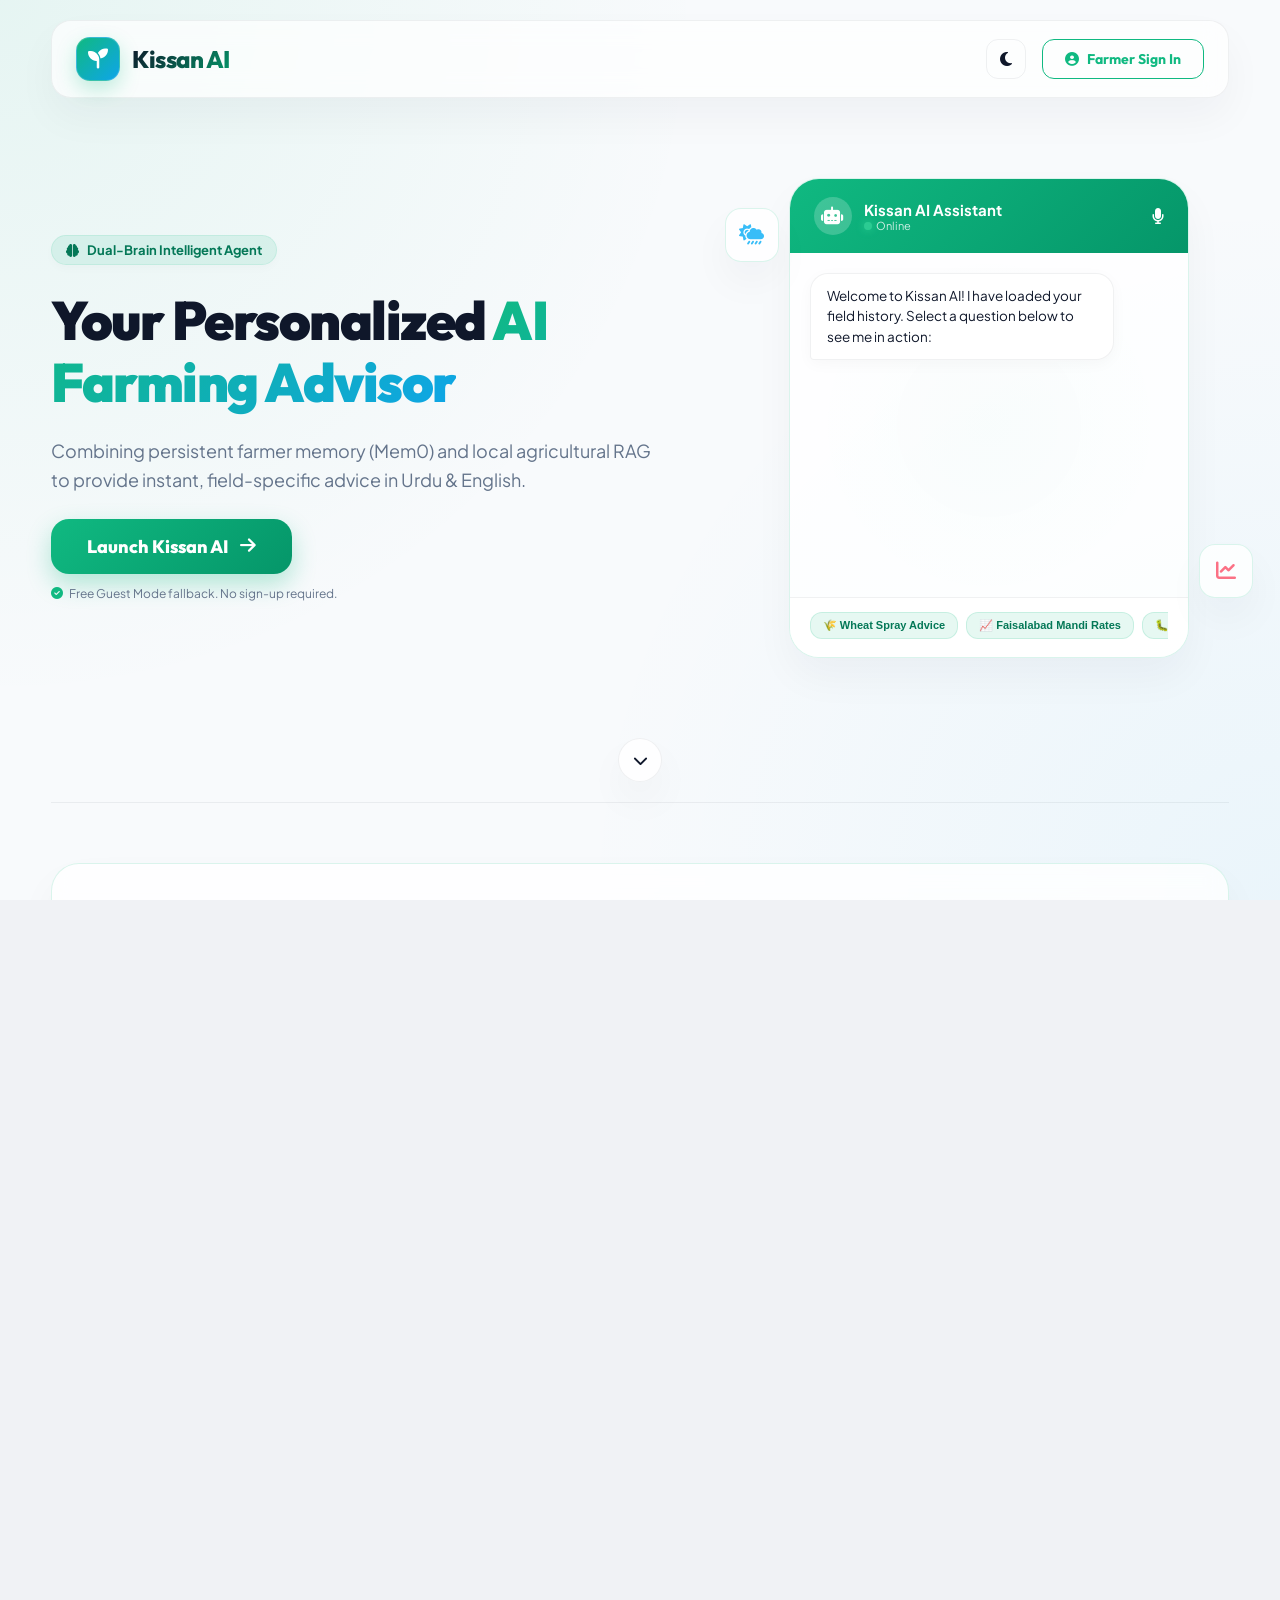
<file: index.html>
<!DOCTYPE html>
<html lang="en">
<head>
  <meta charset="UTF-8">
  <meta name="viewport" content="width=device-width, initial-scale=1.0, maximum-scale=1.0, user-scalable=no">
  <title>Kissan AI - Smart Dual-Brain Farming Assistant for Pakistani Farmers</title>
  <link href="https://cdnjs.cloudflare.com/ajax/libs/font-awesome/6.4.0/css/all.min.css" rel="stylesheet">
  <link href="https://fonts.googleapis.com/css2?family=Outfit:wght@300;400;500;600;700;800;900&family=Noto+Nastaliq+Urdu:wght@400;700&family=Plus+Jakarta+Sans:wght@300;400;500;600;700;800&display=swap" rel="stylesheet">
  <link rel="stylesheet" href="shared.css">
  <style>
    :root {
      --primary: #10b981;
      --primary-dark: #059669;
      --primary-glow: rgba(16, 185, 129, 0.15);
      --secondary: #0ea5e9;
      --bg-gradient: radial-gradient(circle at top left, rgba(16, 185, 129, 0.08), transparent 45%),
                      radial-gradient(circle at bottom right, rgba(14, 165, 233, 0.06), transparent 45%),
                      #f8fafc;
      --text-color: #0f172a;
      --text-muted: #64748b;
      --card-bg: rgba(255, 255, 255, 0.8);
      --card-border: rgba(16, 185, 129, 0.15);
      --glass-bg: rgba(255, 255, 255, 0.7);
      --glass-border: rgba(15, 23, 42, 0.06);
      --shadow: 0 20px 40px rgba(15, 23, 42, 0.04);
      --chat-bubble-user: #e6fcf2;
      --chat-bubble-bot: #ffffff;
      --font-display: 'Outfit', sans-serif;
      --font-body: 'Plus Jakarta Sans', sans-serif;
      --badge-bg: rgba(16, 185, 129, 0.1);
      --badge-text: #047857;
      --tab-inactive: #f1f5f9;
      --tab-inactive-text: #475569;
    }

    body[data-theme="dark"] {
      --bg-gradient: radial-gradient(circle at top left, rgba(16, 185, 129, 0.12), transparent 40%),
                      radial-gradient(circle at bottom right, rgba(14, 165, 233, 0.08), transparent 40%),
                      #0f172a;
      --text-color: #f8fafc;
      --text-muted: #94a3b8;
      --card-bg: rgba(30, 41, 59, 0.75);
      --card-border: rgba(16, 185, 129, 0.25);
      --glass-bg: rgba(15, 23, 42, 0.65);
      --glass-border: rgba(255, 255, 255, 0.08);
      --shadow: 0 25px 50px rgba(0, 0, 0, 0.25);
      --chat-bubble-user: #134e3a;
      --chat-bubble-bot: #1e293b;
      --badge-bg: rgba(16, 185, 129, 0.2);
      --badge-text: #34d399;
      --tab-inactive: #1e293b;
      --tab-inactive-text: #94a3b8;
    }

    html {
      scroll-behavior: smooth;
    }
    
    body.landing-body {
      margin: 0;
      padding: 0;
      min-height: 100vh;
      background: var(--bg-gradient);
      color: var(--text-color);
      font-family: var(--font-body);
      display: flex;
      flex-direction: column;
      justify-content: space-between;
      overflow-x: hidden;
      position: relative;
    }

    /* Floating Abstract Blobs */
    .blob-bg {
      position: absolute;
      width: 600px;
      height: 600px;
      background: radial-gradient(circle, rgba(16, 185, 129, 0.1) 0%, transparent 70%);
      top: -150px;
      right: -100px;
      z-index: -1;
      filter: blur(40px);
      animation: pulseBlob 10s infinite alternate ease-in-out;
      pointer-events: none;
    }

    .blob-bg-2 {
      position: absolute;
      width: 500px;
      height: 500px;
      background: radial-gradient(circle, rgba(14, 165, 233, 0.08) 0%, transparent 70%);
      bottom: 10%;
      left: -150px;
      z-index: -1;
      filter: blur(40px);
      animation: pulseBlob 14s infinite alternate-reverse ease-in-out 2s;
      pointer-events: none;
    }

    @keyframes pulseBlob {
      0% { transform: scale(1) translate(0, 0); opacity: 0.7; }
      50% { transform: scale(1.15) translate(50px, -30px); opacity: 1; }
      100% { transform: scale(0.9) translate(-30px, 50px); opacity: 0.6; }
    }

    .landing-container {
      width: min(1200px, 92%);
      margin: 0 auto;
      padding: 20px 0 60px 0;
      position: relative;
    }

    /* Glassmorphism Header */
    .header-brand {
      display: flex;
      align-items: center;
      justify-content: space-between;
      padding: 16px 24px;
      border-radius: 20px;
      background: var(--glass-bg);
      border: 1px solid var(--glass-border);
      backdrop-filter: blur(12px);
      -webkit-backdrop-filter: blur(12px);
      box-shadow: var(--shadow);
      animation: slideDown 0.8s cubic-bezier(0.16, 1, 0.3, 1);
      position: sticky;
      top: 20px;
      z-index: 1000;
    }

    .brand-logo {
      display: flex;
      align-items: center;
      gap: 12px;
    }

    .brand-logo-icon {
      width: 44px;
      height: 44px;
      background: linear-gradient(135deg, #10b981, #0ea5e9);
      border-radius: 14px;
      display: flex;
      align-items: center;
      justify-content: center;
      font-size: 20px;
      color: white;
      box-shadow: 0 8px 20px rgba(16, 185, 129, 0.25);
      animation: logoGlow 3s infinite alternate;
    }

    @keyframes logoGlow {
      0% { box-shadow: 0 4px 12px rgba(16, 185, 129, 0.25); }
      100% { box-shadow: 0 12px 24px rgba(14, 165, 233, 0.4); }
    }

    .brand-logo-text {
      font-family: var(--font-display);
      font-size: 24px;
      font-weight: 800;
      letter-spacing: -0.5px;
      background: linear-gradient(135deg, var(--text-color), #059669);
      -webkit-background-clip: text;
      -webkit-text-fill-color: transparent;
    }

    .nav-actions {
      display: flex;
      align-items: center;
      gap: 16px;
    }

    .theme-toggle-btn {
      width: 40px;
      height: 40px;
      border-radius: 12px;
      border: 1px solid var(--glass-border);
      background: transparent;
      color: var(--text-color);
      cursor: pointer;
      display: flex;
      align-items: center;
      justify-content: center;
      font-size: 16px;
      transition: all 0.3s ease;
    }

    .theme-toggle-btn:hover {
      background: var(--badge-bg);
      color: var(--primary);
      transform: scale(1.05);
    }

    .btn-nav-login {
      padding: 10px 22px;
      border: 1.5px solid var(--primary);
      background: transparent;
      color: var(--primary);
      font-family: var(--font-display);
      font-weight: 700;
      font-size: 14px;
      border-radius: 12px;
      cursor: pointer;
      text-decoration: none;
      transition: all 0.3s ease;
      display: flex;
      align-items: center;
      gap: 8px;
    }

    .btn-nav-login:hover {
      background: var(--primary);
      color: white;
      box-shadow: 0 8px 20px rgba(16, 185, 129, 0.2);
    }

    /* Hero Section */
    .hero-section {
      display: grid;
      grid-template-columns: 1.15fr 0.85fr;
      align-items: center;
      margin: 80px 0;
      gap: 48px;
    }

    @media (max-width: 968px) {
      .hero-section {
        grid-template-columns: 1fr;
        text-align: center;
        margin: 40px 0;
        gap: 36px;
      }
    }

    .hero-left {
      display: flex;
      flex-direction: column;
      gap: 24px;
      animation: fadeInUp 0.8s cubic-bezier(0.16, 1, 0.3, 1) 0.2s both;
    }

    .hero-badge {
      align-self: flex-start;
      padding: 6px 14px;
      background: var(--badge-bg);
      color: var(--badge-text);
      font-size: 13px;
      font-weight: 700;
      border-radius: 20px;
      display: inline-flex;
      align-items: center;
      gap: 8px;
      border: 1px solid rgba(16, 185, 129, 0.1);
      box-shadow: 0 4px 10px rgba(0,0,0,0.02);
    }

    @media (max-width: 968px) {
      .hero-badge {
        align-self: center;
      }
    }

    .hero-title {
      font-family: var(--font-display);
      font-size: clamp(34px, 5.5vw, 54px);
      font-weight: 900;
      line-height: 1.15;
      letter-spacing: -1.5px;
      color: var(--text-color);
    }

    .hero-title span {
      background: linear-gradient(135deg, #10b981, #0ea5e9);
      -webkit-background-clip: text;
      -webkit-text-fill-color: transparent;
    }

    .hero-subtitle {
      font-size: 18px;
      color: var(--text-muted);
      line-height: 1.6;
      max-width: 600px;
    }

    .hero-actions-container {
      display: flex;
      flex-direction: column;
      gap: 12px;
    }

    .btn-get-started {
      align-self: flex-start;
      padding: 16px 36px;
      background: linear-gradient(135deg, #10b981, #059669);
      color: white;
      font-family: var(--font-display);
      font-size: 18px;
      font-weight: 800;
      border: none;
      border-radius: 18px;
      cursor: pointer;
      transition: all 0.3s cubic-bezier(0.4, 0, 0.2, 1);
      box-shadow: 0 10px 25px rgba(16, 185, 129, 0.3);
      display: inline-flex;
      align-items: center;
      justify-content: center;
      gap: 12px;
      text-decoration: none;
    }

    @media (max-width: 968px) {
      .btn-get-started {
        align-self: center;
      }
    }

    .btn-get-started:hover {
      transform: translateY(-3px) scale(1.02);
      box-shadow: 0 15px 35px rgba(16, 185, 129, 0.45);
    }

    .btn-get-started:active {
      transform: translateY(0) scale(0.98);
    }

    .badge-subinfo {
      font-size: 12px;
      color: var(--text-muted);
      display: flex;
      align-items: center;
      gap: 6px;
    }
    @media (max-width: 968px) {
      .badge-subinfo {
        justify-content: center;
      }
    }

    /* Hero Right (Mock Chat Simulator) */
    .hero-right {
      display: flex;
      justify-content: center;
      align-items: center;
      position: relative;
      animation: fadeInUp 0.8s cubic-bezier(0.16, 1, 0.3, 1) 0.4s both;
    }

    .chat-mock-container {
      width: 100%;
      max-width: 400px;
      background: var(--card-bg);
      border: 1px solid var(--card-border);
      border-radius: 30px;
      box-shadow: var(--shadow);
      overflow: hidden;
      display: flex;
      flex-direction: column;
      height: 480px;
      backdrop-filter: blur(8px);
      -webkit-backdrop-filter: blur(8px);
    }

    .chat-mock-header {
      background: linear-gradient(135deg, #10b981, #059669);
      padding: 18px 24px;
      color: white;
      display: flex;
      align-items: center;
      justify-content: space-between;
    }

    .chat-mock-header-info {
      display: flex;
      align-items: center;
      gap: 12px;
    }

    .chat-mock-avatar {
      width: 38px;
      height: 38px;
      background: rgba(255,255,255,0.2);
      border-radius: 50%;
      display: flex;
      align-items: center;
      justify-content: center;
      font-size: 18px;
    }

    .chat-mock-title {
      font-weight: 700;
      font-size: 15px;
    }

    .chat-mock-status {
      font-size: 11px;
      opacity: 0.8;
      display: flex;
      align-items: center;
      gap: 4px;
    }

    .chat-mock-status::before {
      content: '';
      display: inline-block;
      width: 8px;
      height: 8px;
      border-radius: 50%;
      background: #34d399;
      box-shadow: 0 0 8px #34d399;
      animation: pulse 2s infinite;
    }

    .chat-mock-body {
      flex: 1;
      padding: 20px;
      overflow-y: auto;
      display: flex;
      flex-direction: column;
      gap: 14px;
      background: radial-gradient(circle at center, rgba(16, 185, 129, 0.02), transparent 70%);
    }

    .chat-mock-msg {
      max-width: 85%;
      padding: 12px 16px;
      border-radius: 18px;
      font-size: 13.5px;
      line-height: 1.5;
      animation: msgPop 0.4s cubic-bezier(0.175, 0.885, 0.32, 1.275) both;
    }

    @keyframes msgPop {
      from { opacity: 0; transform: scale(0.9) translateY(10px); }
      to { opacity: 1; transform: scale(1) translateY(0); }
    }

    .chat-mock-msg.bot {
      background: var(--chat-bubble-bot);
      align-self: flex-start;
      border-bottom-left-radius: 4px;
      color: var(--text-color);
      box-shadow: 0 4px 15px rgba(0,0,0,0.03);
      border: 1px solid var(--glass-border);
    }

    .chat-mock-msg.user {
      background: var(--chat-bubble-user);
      align-self: flex-end;
      border-bottom-right-radius: 4px;
      color: var(--text-color);
      box-shadow: 0 4px 15px rgba(16, 185, 129, 0.05);
    }

    .chat-mock-msg-urdu {
      font-family: 'Noto Nastaliq Urdu', serif;
      direction: rtl;
      text-align: right;
      font-size: 13px;
      line-height: 2;
    }

    .chat-mock-typing {
      align-self: flex-start;
      background: var(--chat-bubble-bot);
      border-radius: 18px;
      border-bottom-left-radius: 4px;
      padding: 12px 20px;
      display: none;
      gap: 5px;
      align-items: center;
      box-shadow: 0 4px 15px rgba(0,0,0,0.03);
      border: 1px solid var(--glass-border);
    }

    .typing-dot {
      width: 6px;
      height: 6px;
      background: var(--text-muted);
      border-radius: 50%;
      animation: typingBounce 1.4s infinite ease-in-out;
    }
    .typing-dot:nth-child(2) { animation-delay: 0.2s; }
    .typing-dot:nth-child(3) { animation-delay: 0.4s; }

    @keyframes typingBounce {
      0%, 80%, 100% { transform: translateY(0); }
      40% { transform: translateY(-6px); }
    }

    .chat-mock-footer {
      padding: 14px 20px;
      background: var(--glass-bg);
      border-top: 1px solid var(--glass-border);
      display: flex;
      flex-direction: column;
      gap: 10px;
    }

    .chat-mock-pills {
      display: flex;
      gap: 8px;
      overflow-x: auto;
      padding-bottom: 4px;
      scrollbar-width: none;
    }
    .chat-mock-pills::-webkit-scrollbar { display: none; }

    .chat-mock-pill-btn {
      padding: 6px 12px;
      background: var(--badge-bg);
      border: 1px solid rgba(16, 185, 129, 0.15);
      border-radius: 12px;
      font-size: 11px;
      color: var(--badge-text);
      cursor: pointer;
      white-space: nowrap;
      font-weight: 600;
      transition: all 0.2s ease;
    }

    .chat-mock-pill-btn:hover {
      background: var(--primary);
      color: white;
      transform: translateY(-1px);
    }

    /* Floating simulation icons */
    .floating-icon {
      position: absolute;
      width: 54px;
      height: 54px;
      background: var(--card-bg);
      border-radius: 16px;
      box-shadow: var(--shadow);
      display: flex;
      align-items: center;
      justify-content: center;
      font-size: 20px;
      border: 1px solid var(--card-border);
      backdrop-filter: blur(10px);
      z-index: 5;
    }

    .f-icon-1 { top: 30px; left: -24px; color: #38bdf8; animation: float 6s ease-in-out infinite 0.5s; }
    .f-icon-2 { bottom: 60px; right: -24px; color: #fb7185; animation: float 7s ease-in-out infinite; }

    /* Interactive Field Analyzer Widget (WOW Factor) */
    .analyzer-section {
      padding: 60px 0;
      border-top: 1px solid var(--glass-border);
    }

    .analyzer-card {
      background: var(--card-bg);
      border: 1px solid var(--card-border);
      border-radius: 28px;
      padding: 40px;
      box-shadow: var(--shadow);
      backdrop-filter: blur(10px);
      display: grid;
      grid-template-columns: 0.9fr 1.1fr;
      gap: 40px;
      align-items: center;
    }

    @media (max-width: 868px) {
      .analyzer-card {
        grid-template-columns: 1fr;
        padding: 24px;
        gap: 28px;
      }
    }

    .analyzer-left {
      display: flex;
      flex-direction: column;
      gap: 20px;
    }

    .analyzer-tag {
      align-self: flex-start;
      padding: 4px 10px;
      background: rgba(14, 165, 233, 0.1);
      color: #0ea5e9;
      font-size: 11px;
      font-weight: 700;
      border-radius: 10px;
      text-transform: uppercase;
      letter-spacing: 0.5px;
    }

    .analyzer-title {
      font-family: var(--font-display);
      font-size: 28px;
      font-weight: 800;
      color: var(--text-color);
      line-height: 1.25;
    }

    .analyzer-desc {
      font-size: 14px;
      color: var(--text-muted);
      line-height: 1.6;
    }

    .analyzer-form {
      display: flex;
      flex-direction: column;
      gap: 16px;
    }

    .form-group {
      display: flex;
      flex-direction: column;
      gap: 6px;
    }

    .form-label {
      font-size: 12px;
      font-weight: 700;
      color: var(--text-color);
      text-transform: uppercase;
      letter-spacing: 0.5px;
    }

    .form-select {
      width: 100%;
      padding: 12px 16px;
      border-radius: 12px;
      border: 1px solid var(--glass-border);
      background: var(--tab-inactive);
      color: var(--text-color);
      font-family: inherit;
      font-size: 14px;
      font-weight: 600;
      outline: none;
      transition: all 0.3s ease;
      cursor: pointer;
    }

    .form-select:focus {
      border-color: var(--primary);
      box-shadow: 0 0 0 3px var(--primary-glow);
    }

    .btn-analyze {
      padding: 14px;
      background: linear-gradient(135deg, #0ea5e9, #0284c7);
      color: white;
      font-family: var(--font-display);
      font-size: 15px;
      font-weight: 700;
      border: none;
      border-radius: 14px;
      cursor: pointer;
      display: flex;
      align-items: center;
      justify-content: center;
      gap: 8px;
      transition: all 0.3s ease;
      box-shadow: 0 8px 20px rgba(14, 165, 233, 0.2);
    }

    .btn-analyze:hover {
      transform: translateY(-2px);
      box-shadow: 0 12px 25px rgba(14, 165, 233, 0.35);
    }

    .analyzer-right {
      background: rgba(15, 23, 42, 0.03);
      border: 1px dashed var(--glass-border);
      border-radius: 20px;
      padding: 24px;
      min-height: 280px;
      display: flex;
      flex-direction: column;
      justify-content: center;
      align-items: center;
      text-align: center;
      transition: all 0.3s ease;
      position: relative;
    }

    body[data-theme="dark"] .analyzer-right {
      background: rgba(0, 0, 0, 0.15);
    }

    .analyzer-result-active {
      align-items: flex-start;
      text-align: left;
      justify-content: flex-start;
      background: var(--card-bg);
      border: 1px solid var(--glass-border);
    }

    .result-placeholder-icon {
      font-size: 48px;
      color: var(--primary);
      margin-bottom: 12px;
      opacity: 0.8;
      animation: float 4s ease-in-out infinite;
    }

    .result-placeholder-text {
      font-size: 15px;
      font-weight: 600;
      color: var(--text-color);
    }

    .result-placeholder-sub {
      font-size: 12px;
      color: var(--text-muted);
      margin-top: 4px;
    }

    /* Result Content Styling */
    .analyzer-result-content {
      width: 100%;
      display: flex;
      flex-direction: column;
      gap: 16px;
    }

    .result-header {
      display: flex;
      align-items: center;
      justify-content: space-between;
      border-bottom: 1px solid var(--glass-border);
      padding-bottom: 10px;
      width: 100%;
    }

    .result-badge {
      display: flex;
      align-items: center;
      gap: 6px;
      font-size: 12px;
      font-weight: 700;
      color: var(--primary);
    }

    .result-meta {
      font-size: 11px;
      color: var(--text-muted);
    }

    .result-advisory {
      font-size: 13.5px;
      line-height: 1.6;
      color: var(--text-color);
      margin: 4px 0;
    }

    .result-stats-row {
      display: grid;
      grid-template-columns: 1fr 1fr;
      gap: 12px;
      width: 100%;
    }

    .result-stat-card {
      background: var(--tab-inactive);
      padding: 12px;
      border-radius: 12px;
      border: 1px solid var(--glass-border);
    }

    .result-stat-label {
      font-size: 10px;
      color: var(--text-muted);
      text-transform: uppercase;
      font-weight: 700;
    }

    .result-stat-value {
      font-size: 14px;
      font-weight: 700;
      color: var(--text-color);
      margin-top: 2px;
    }

    /* Tabs Component - Tech Architecture */
    .architecture-section {
      padding: 80px 0;
      border-top: 1px solid var(--glass-border);
    }

    .arch-header {
      text-align: center;
      margin-bottom: 40px;
    }

    .arch-badge {
      padding: 4px 12px;
      background: var(--badge-bg);
      color: var(--badge-text);
      border-radius: 12px;
      font-size: 12px;
      font-weight: 700;
      display: inline-block;
      margin-bottom: 12px;
    }

    .arch-title {
      font-family: var(--font-display);
      font-size: 32px;
      font-weight: 800;
      color: var(--text-color);
    }

    .arch-desc {
      font-size: 16px;
      color: var(--text-muted);
      margin-top: 8px;
    }

    .tabs-container {
      max-width: 900px;
      margin: 0 auto;
      display: flex;
      flex-direction: column;
      gap: 24px;
    }

    .tabs-nav {
      display: flex;
      background: var(--tab-inactive);
      padding: 6px;
      border-radius: 16px;
      gap: 6px;
      border: 1px solid var(--glass-border);
    }

    @media (max-width: 600px) {
      .tabs-nav {
        flex-direction: column;
      }
    }

    .tab-btn {
      flex: 1;
      padding: 12px;
      border: none;
      border-radius: 12px;
      background: transparent;
      color: var(--tab-inactive-text);
      font-family: var(--font-display);
      font-size: 14px;
      font-weight: 700;
      cursor: pointer;
      transition: all 0.3s ease;
      display: flex;
      align-items: center;
      justify-content: center;
      gap: 8px;
    }

    .tab-btn.active {
      background: var(--card-bg);
      color: var(--primary);
      box-shadow: 0 4px 12px rgba(0,0,0,0.05);
    }

    .tab-pane {
      display: none;
      background: var(--card-bg);
      border: 1px solid var(--card-border);
      border-radius: 24px;
      padding: 36px;
      box-shadow: var(--shadow);
      animation: fadeIn 0.5s ease;
    }

    .tab-pane.active {
      display: block;
    }

    .tab-grid {
      display: grid;
      grid-template-columns: 1.1fr 0.9fr;
      gap: 32px;
      align-items: center;
    }

    @media (max-width: 768px) {
      .tab-grid {
        grid-template-columns: 1fr;
      }
    }

    .tab-content-left {
      display: flex;
      flex-direction: column;
      gap: 16px;
    }

    .tab-content-title {
      font-family: var(--font-display);
      font-size: 22px;
      font-weight: 800;
      color: var(--text-color);
    }

    .tab-content-list {
      display: flex;
      flex-direction: column;
      gap: 12px;
      margin-top: 10px;
    }

    .tab-content-item {
      display: flex;
      gap: 12px;
      font-size: 14px;
      line-height: 1.5;
      color: var(--text-color);
    }

    .tab-content-item i {
      color: var(--primary);
      font-size: 16px;
      margin-top: 3px;
    }

    .tab-content-right {
      background: rgba(16, 185, 129, 0.03);
      border: 1px solid var(--glass-border);
      border-radius: 16px;
      padding: 24px;
      display: flex;
      flex-direction: column;
      gap: 12px;
    }

    .tech-pill {
      display: inline-flex;
      align-items: center;
      gap: 8px;
      padding: 6px 12px;
      background: var(--tab-inactive);
      border-radius: 10px;
      font-size: 12px;
      font-weight: 700;
      color: var(--text-color);
      border: 1px solid var(--glass-border);
    }

    /* Core Features Grid Section */
    .section-features {
      padding: 80px 0;
      border-top: 1px solid var(--glass-border);
    }

    .section-title-wrap {
      text-align: center;
      margin-bottom: 50px;
    }

    .section-title {
      font-family: var(--font-display);
      font-size: 36px;
      font-weight: 900;
      color: var(--text-color);
      margin-bottom: 12px;
    }

    .section-subtitle {
      font-size: 16px;
      color: var(--text-muted);
    }

    .features-grid {
      display: grid;
      grid-template-columns: repeat(auto-fit, minmax(280px, 1fr));
      gap: 30px;
    }

    .feature-card {
      background: var(--card-bg);
      border: 1px solid var(--card-border);
      border-radius: 28px;
      padding: 36px;
      transition: all 0.3s cubic-bezier(0.4, 0, 0.2, 1);
      display: flex;
      flex-direction: column;
      gap: 16px;
      box-shadow: var(--shadow);
      position: relative;
      overflow: hidden;
      backdrop-filter: blur(8px);
      -webkit-backdrop-filter: blur(8px);
    }

    .feature-card::before {
      content: '';
      position: absolute;
      top: 0;
      left: 0;
      width: 100%;
      height: 4px;
      background: transparent;
      transition: all 0.3s ease;
    }

    .feature-card:hover {
      transform: translateY(-8px);
      border-color: rgba(16, 185, 129, 0.35);
      box-shadow: 0 20px 40px rgba(16, 185, 129, 0.08);
    }

    .feature-card:hover::before {
      background: linear-gradient(90deg, #10b981, #0ea5e9);
    }

    .feature-icon-wrap {
      width: 58px;
      height: 58px;
      border-radius: 18px;
      display: flex;
      align-items: center;
      justify-content: center;
      font-size: 24px;
      box-shadow: 0 8px 16px rgba(0,0,0,0.02);
    }

    .feature-icon-wrap.memory { background: #e0f2fe; color: #0284c7; }
    .feature-icon-wrap.rag { background: #fee2e2; color: #dc2626; }
    .feature-icon-wrap.weather { background: #dcfce7; color: #16a34a; }
    .feature-icon-wrap.voice { background: #f3e5f5; color: #9c27b0; }

    .feature-card-title {
      font-family: var(--font-display);
      font-size: 20px;
      font-weight: 800;
      color: var(--text-color);
    }

    .feature-card-desc {
      font-size: 14px;
      color: var(--text-muted);
      line-height: 1.6;
    }

    /* Info Stats Section */
    .stats-section {
      background: var(--tab-inactive);
      border: 1px solid var(--glass-border);
      border-radius: 24px;
      padding: 40px;
      display: grid;
      grid-template-columns: repeat(4, 1fr);
      gap: 20px;
      text-align: center;
      margin: 40px 0 80px 0;
    }

    @media (max-width: 768px) {
      .stats-section {
        grid-template-columns: repeat(2, 1fr);
        gap: 30px;
      }
    }

    @media (max-width: 480px) {
      .stats-section {
        grid-template-columns: 1fr;
      }
    }

    .stat-number {
      font-family: var(--font-display);
      font-size: 36px;
      font-weight: 900;
      color: var(--primary);
    }

    .stat-label {
      font-size: 13px;
      font-weight: 700;
      color: var(--text-color);
      margin-top: 6px;
    }

    .stat-sub {
      font-size: 11px;
      color: var(--text-muted);
      margin-top: 2px;
    }

    /* Scroll Down Button */
    .scroll-down-wrap {
      display: flex;
      justify-content: center;
      margin: 20px 0;
    }

    .scroll-down-btn {
      background: var(--card-bg);
      border: 1px solid var(--glass-border);
      width: 44px;
      height: 44px;
      border-radius: 50%;
      display: flex;
      align-items: center;
      justify-content: center;
      color: var(--text-color);
      font-size: 15px;
      cursor: pointer;
      box-shadow: var(--shadow);
      transition: all 0.3s ease;
      animation: bounce 2s infinite;
    }

    .scroll-down-btn:hover {
      color: var(--primary);
      border-color: var(--primary);
      transform: translateY(2px);
    }

    /* Footer */
    .footer-landing {
      text-align: center;
      padding: 30px 0;
      border-top: 1px solid var(--glass-border);
      color: var(--text-muted);
      font-size: 14px;
      backdrop-filter: blur(10px);
      background: var(--glass-bg);
    }

    .footer-landing i {
      color: #ef4444;
      animation: beat 1.2s infinite;
    }

    /* Keyframes */
    @keyframes slideDown {
      from { transform: translateY(-20px); opacity: 0; }
      to { transform: translateY(0); opacity: 1; }
    }

    @keyframes fadeInUp {
      from { transform: translateY(30px); opacity: 0; }
      to { transform: translateY(0); opacity: 1; }
    }

    @keyframes float {
      0%, 100% { transform: translateY(0); }
      50% { transform: translateY(-8px); }
    }

    @keyframes pulse {
      0%, 100% { transform: scale(1); opacity: 1; }
      50% { transform: scale(1.3); opacity: 0.6; }
    }

    @keyframes beat {
      0%, 100% { transform: scale(1); }
      50% { transform: scale(1.15); }
    }

    @keyframes bounce {
      0%, 20%, 50%, 80%, 100% { transform: translateY(0); }
      40% { transform: translateY(-6px); }
      60% { transform: translateY(-3px); }
    }

    @keyframes fadeIn {
      from { opacity: 0; }
      to { opacity: 1; }
    }
  </style>
</head>
<body class="landing-body">
  <div class="toast-container" id="toastContainer"></div>
  <div class="blob-bg"></div>
  <div class="blob-bg-2"></div>

  <div class="landing-container">
    <!-- Header -->
    <header class="header-brand">
      <div class="brand-logo">
        <div class="brand-logo-icon"><i class="fas fa-seedling"></i></div>
        <div class="brand-logo-text">Kissan AI</div>
      </div>
      <div class="nav-actions">
        <!-- Premium Theme Toggle in Header -->
        <button class="theme-toggle-btn" onclick="toggleTheme()" title="Toggle Theme">
          <i class="fas fa-moon" id="headerThemeIcon"></i>
        </button>
        <a href="login.html" class="btn-nav-login">
          <i class="fas fa-user-circle"></i> Farmer Sign In
        </a>
      </div>
    </header>

    <!-- Hero Section -->
    <section class="hero-section">
      <div class="hero-left">
        <div class="hero-badge">
          <i class="fas fa-brain"></i> Dual-Brain Intelligent Agent
        </div>
        <h1 class="hero-title">Your Personalized <span>AI Farming Advisor</span></h1>
        <p class="hero-subtitle">Combining persistent farmer memory (Mem0) and local agricultural RAG to provide instant, field-specific advice in Urdu &amp; English.</p>

        <div class="hero-actions-container">
          <button class="btn-get-started" id="getStartedBtn" onclick="startGuestFlow()">
            <span id="btnText">Launch Kissan AI</span>
            <i class="fas fa-arrow-right" id="btnIcon"></i>
          </button>
          <div class="badge-subinfo">
            <i class="fas fa-check-circle" style="color:var(--primary)"></i> Free Guest Mode fallback. No sign-up required.
          </div>
        </div>
      </div>

      <!-- Hero Right (Interactive Mock Chat Simulator) -->
      <div class="hero-right">
        <div class="floating-icon f-icon-1"><i class="fas fa-cloud-sun-rain"></i></div>
        <div class="floating-icon f-icon-2"><i class="fas fa-chart-line"></i></div>

        <div class="chat-mock-container">
          <div class="chat-mock-header">
            <div class="chat-mock-header-info">
              <div class="chat-mock-avatar"><i class="fas fa-robot"></i></div>
              <div>
                <div class="chat-mock-title">Kissan AI Assistant</div>
                <div class="chat-mock-status">Online</div>
              </div>
            </div>
            <i class="fas fa-microphone"></i>
          </div>

          <div class="chat-mock-body" id="chatMockBody">
            <div class="chat-mock-msg bot">
              Welcome to Kissan AI! I have loaded your field history. Select a question below to see me in action:
            </div>
          </div>

          <!-- Typing Indicator -->
          <div class="chat-mock-typing" id="chatMockTyping">
            <div class="typing-dot"></div>
            <div class="typing-dot"></div>
            <div class="typing-dot"></div>
          </div>

          <div class="chat-mock-footer">
            <div class="chat-mock-pills">
              <button class="chat-mock-pill-btn" onclick="simulateChat('wheat')">🌾 Wheat Spray Advice</button>
              <button class="chat-mock-pill-btn" onclick="simulateChat('mandi')">📈 Faisalabad Mandi Rates</button>
              <button class="chat-mock-pill-btn" onclick="simulateChat('pest')">🐛 Cotton Whitefly Guide</button>
            </div>
          </div>
        </div>
      </div>
    </section>

    <!-- Scroll Indicator -->
    <div class="scroll-down-wrap">
      <button class="scroll-down-btn" onclick="scrollToFeatures()" title="Scroll Down">
        <i class="fas fa-chevron-down"></i>
      </button>
    </div>

    <!-- Interactive Field Analyzer Widget (WOW Factor) -->
    <section class="analyzer-section">
      <div class="analyzer-card">
        <div class="analyzer-left">
          <span class="analyzer-tag">Interactive Simulation</span>
          <h2 class="analyzer-title">Field Diagnostic &amp; Market Analyzer</h2>
          <p class="analyzer-desc">Simulate a local field advisory lookup by selecting your parameters. Kissan AI instantly checks crop calendars, weather limitations, and local market prices.</p>
          
          <div class="analyzer-form">
            <div class="form-group">
              <label class="form-label" for="cropSelect">Target Crop</label>
              <select class="form-select" id="cropSelect">
                <option value="wheat">Wheat (گندم)</option>
                <option value="cotton">Cotton (کپاس)</option>
                <option value="rice">Rice (چاول)</option>
              </select>
            </div>
            <div class="form-group">
              <label class="form-label" for="districtSelect">District Location</label>
              <select class="form-select" id="districtSelect">
                <option value="multan">Multan (ملتان)</option>
                <option value="faisalabad">Faisalabad (فیصل آباد)</option>
                <option value="hyderabad">Hyderabad (حیدرآباد)</option>
              </select>
            </div>
            <div class="form-group">
              <label class="form-label" for="irrigationSelect">Irrigation Method</label>
              <select class="form-select" id="irrigationSelect">
                <option value="tubewell">Tube-well (ٹیوب ویل)</option>
                <option value="canal">Canal (نہر)</option>
              </select>
            </div>
            <button class="btn-analyze" onclick="runSimulationAnalysis()">
              <i class="fas fa-calculator"></i> Retrieve Custom Insights
            </button>
          </div>
        </div>

        <div class="analyzer-right" id="analyzerRight">
          <div class="result-placeholder" id="analyzerPlaceholder">
            <div class="result-placeholder-icon"><i class="fas fa-server"></i></div>
            <div class="result-placeholder-text">Waiting for input parameters...</div>
            <div class="result-placeholder-sub">Select crop and district to generate diagnostic insight.</div>
          </div>
        </div>
      </div>
    </section>

    <!-- Technical Architecture Section (Tabs) -->
    <section class="architecture-section">
      <div class="arch-header">
        <span class="arch-badge">Behind The Code</span>
        <h2 class="arch-title">Technical Dual-Brain Architecture</h2>
        <p class="arch-desc">How Kissan AI processes queries to provide contextually-accurate guidance.</p>
      </div>

      <div class="tabs-container">
        <div class="tabs-nav">
          <button class="tab-btn active" onclick="switchTab(event, 'tab-memory')">
            <i class="fas fa-database"></i> Brain 1: Memory (Mem0)
          </button>
          <button class="tab-btn" onclick="switchTab(event, 'tab-rag')">
            <i class="fas fa-book-open"></i> Brain 2: Agri-RAG
          </button>
          <button class="tab-btn" onclick="switchTab(event, 'tab-weather')">
            <i class="fas fa-cloud-sun"></i> Weather Warning API
          </button>
        </div>

        <div class="tab-pane active" id="tab-memory">
          <div class="tab-grid">
            <div class="tab-content-left">
              <h3 class="tab-content-title">Farmer memory profile database</h3>
              <p class="analyzer-desc">No more repeating yourself. Kissan AI learns from past conversations to build a persistent farmer profile using Mem0 semantic cloud memory.</p>
              <div class="tab-content-list">
                <div class="tab-content-item">
                  <i class="fas fa-check"></i>
                  <div><strong>Crop Tracking:</strong> Automatically records crop planting dates, harvest dates, and acreage inside the SQLite profile backend.</div>
                </div>
                <div class="tab-content-item">
                  <i class="fas fa-check"></i>
                  <div><strong>Farmer History:</strong> Retains context on available equipment, soil types, and language preference between visits.</div>
                </div>
                <div class="tab-content-item">
                  <i class="fas fa-check"></i>
                  <div><strong>Implicit Extraction:</strong> Extracts key farmer facts directly from regular chat messages without form-filling.</div>
                </div>
              </div>
            </div>
            <div class="tab-content-right">
              <span class="tech-pill"><i class="fas fa-cog"></i> SQLite Backend</span>
              <span class="tech-pill"><i class="fas fa-cloud"></i> Mem0 Cloud Integration</span>
              <span class="tech-pill"><i class="fas fa-history"></i> Context Extraction</span>
              <div style="font-size:12px;color:var(--text-muted);border-top:1px solid var(--glass-border);padding-top:12px;margin-top:8px;">
                <strong>Local Fallback:</strong> If the cloud API keys are missing, the system utilizes local SQLite memory logs so the app works offline.
              </div>
            </div>
          </div>
        </div>

        <div class="tab-pane" id="tab-rag">
          <div class="tab-grid">
            <div class="tab-content-left">
              <h3 class="tab-content-title">Pakistan-Grounded Knowledge Base</h3>
              <p class="analyzer-desc">Grounded in Pakistan-specific documents rather than general worldwide advice, preventing incorrect fertilization and crop calendars.</p>
              <div class="tab-content-list">
                <div class="tab-content-item">
                  <i class="fas fa-check"></i>
                  <div><strong>Indexed Documents:</strong> Built-in vector parser reads official agricultural statistics, Punjab/Sindh crop calendars, and water consumption guides.</div>
                </div>
                <div class="tab-content-item">
                  <i class="fas fa-check"></i>
                  <div><strong>Localized Information:</strong> Answers specific questions like "wheat planting window in Multan" using local district guides.</div>
                </div>
                <div class="tab-content-item">
                  <i class="fas fa-check"></i>
                  <div><strong>Vector Seed Retriever:</strong> Performs fast local semantic similarity searches to supply relevant snippets directly to the Qwen LLM.</div>
                </div>
              </div>
            </div>
            <div class="tab-content-right">
              <span class="tech-pill"><i class="fas fa-file-pdf"></i> Official Pakistan PDF Assets</span>
              <span class="tech-pill"><i class="fas fa-search"></i> Semantic Vector Chunk Index</span>
              <span class="tech-pill"><i class="fas fa-shield-alt"></i> Anti-Hallucination Guardrails</span>
            </div>
          </div>
        </div>

        <div class="tab-pane" id="tab-weather">
          <div class="tab-grid">
            <div class="tab-content-left">
              <h3 class="tab-content-title">Weather-Aware Spray Safeguards</h3>
              <p class="analyzer-desc">Pesticides and liquid fertilizers get washed away or scattered in bad weather. Kissan AI parses live weather variables to issue alert notices.</p>
              <div class="tab-content-list">
                <div class="tab-content-item">
                  <i class="fas fa-check"></i>
                  <div><strong>Wind Check:</strong> Recommends postponing chemical sprays if wind speed exceeds 12 km/h.</div>
                </div>
                <div class="tab-content-item">
                  <i class="fas fa-check"></i>
                  <div><strong>Precipitation Forecasts:</strong> Warns against immediate tube-well operation if local rainfall is expected within 24 hours.</div>
                </div>
                <div class="tab-content-item">
                  <i class="fas fa-check"></i>
                  <div><strong>OpenWeatherMap API:</strong> Accesses real-time weather stations in Multan, Faisalabad, Lahore, and Karachi.</div>
                </div>
              </div>
            </div>
            <div class="tab-content-right">
              <span class="tech-pill"><i class="fas fa-bolt"></i> Real-time OpenWeather API</span>
              <span class="tech-pill"><i class="fas fa-exclamation-triangle"></i> Wind & Rain Warnings</span>
              <span class="tech-pill"><i class="fas fa-water"></i> Irrigation Optimization</span>
            </div>
          </div>
        </div>
      </div>
    </section>

    <!-- Core Features Grid -->
    <section class="section-features" id="featuresSection">
      <div class="section-title-wrap">
        <h2 class="section-title">Designed For Pakistani Agriculture</h2>
        <p class="section-subtitle">Dual-brain farming technology powered by Alibaba Qwen-Plus AI.</p>
      </div>

      <div class="features-grid">
        <!-- Card 1 -->
        <div class="feature-card">
          <div class="feature-icon-wrap memory"><i class="fas fa-database"></i></div>
          <h3 class="feature-card-title">Memory Profiles</h3>
          <p class="feature-card-desc">Remembers your farm's size, soil type, and crop history so you don't have to re-explain your setup on every chat.</p>
        </div>

        <!-- Card 2 -->
        <div class="feature-card">
          <div class="feature-icon-wrap rag"><i class="fas fa-book"></i></div>
          <h3 class="feature-card-title">Pakistan Agri-RAG</h3>
          <p class="feature-card-desc">Grounded in Pakistan crop calendars, fertilizer stats, water tables, and agricultural census reports for maximum accuracy.</p>
        </div>

        <!-- Card 3 -->
        <div class="feature-card">
          <div class="feature-icon-wrap weather"><i class="fas fa-cloud-sun-rain"></i></div>
          <h3 class="feature-card-title">Weather Advisory</h3>
          <p class="feature-card-desc">Integrates live temperature, wind speed, and rain metrics to advise on irrigation schedules and pesticide safety.</p>
        </div>

        <!-- Card 4 -->
        <div class="feature-card">
          <div class="feature-icon-wrap voice"><i class="fas fa-microphone"></i></div>
          <h3 class="feature-card-title">Bilingual Urdu &amp; English</h3>
          <p class="feature-card-desc">Urdu Nastaliq typography layouts and audio-mode support built specifically for conversational ease.</p>
        </div>
      </div>
    </section>

    <!-- Platform Stats Panel -->
    <section class="stats-section">
      <div>
        <div class="stat-number">100%</div>
        <div class="stat-label">Pakistan Grounded</div>
        <div class="stat-sub">Crop calendars &amp; maps</div>
      </div>
      <div>
        <div class="stat-number">Qwen</div>
        <div class="stat-label">Language Engine</div>
        <div class="stat-sub">State-of-the-art Urdu LLM</div>
      </div>
      <div>
        <div class="stat-number">2-way</div>
        <div class="stat-label">Dual-Brain</div>
        <div class="stat-sub">RAG + Mem0 memory</div>
      </div>
      <div>
        <div class="stat-number">Live</div>
        <div class="stat-label">Weather Alerts</div>
        <div class="stat-sub">OpenWeather updates</div>
      </div>
    </section>
  </div>

  <!-- Footer -->
  <footer class="footer-landing">
    Made with <i class="fas fa-heart"></i> for Pakistani Farmers | Kissan AI Platform
  </footer>

  <script src="shared.js"></script>
  <script>
  // Scroll handler
  function scrollToFeatures() {
    const section = document.getElementById('featuresSection');
    if (section) section.scrollIntoView({ behavior: 'smooth' });
  }

  // Auto-redirect if user already has an active session
  document.addEventListener('DOMContentLoaded', function() {
    const token = getAccessToken();
    const farmer = getStoredFarmer();
    if (token && farmer) {
      console.log('Active session detected, auto-redirecting to chat.html');
      window.location.href = 'chat.html';
    }
  });

  async function startGuestFlow() {
    const btn = document.getElementById('getStartedBtn');
    const btnText = document.getElementById('btnText');
    const btnIcon = document.getElementById('btnIcon');

    if (btn) btn.disabled = true;
    if (btnText) btnText.textContent = 'Connecting...';
    if (btnIcon) btnIcon.className = 'fas fa-spinner fa-spin';

    try {
      const res = await apiFetch('/api/auth/guest', { method: 'POST' });
      if (!res || !res.ok) throw new Error('Guest session response invalid');
      const data = await res.json();
      setAuthSession(data.access_token, { user_id: data.user_id, is_guest: true, full_name: 'Guest Farmer' }, data.user_id);
      showToast('Welcome to Kissan AI Guest Mode! 🌾', 'success');
      setTimeout(() => { window.location.href = 'chat.html'; }, 500);
    } catch (err) {
      console.warn('Backend unavailable, using offline guest fallback:', err);
      setAuthSession('guest_dev_token', { user_id: 'guest_dev', is_guest: true, full_name: 'Guest Farmer' }, 'guest_dev');
      showToast('Entering Guest Mode... 🌾', 'success');
      setTimeout(() => { window.location.href = 'chat.html'; }, 500);
    } finally {
      setTimeout(() => {
        if (btn) btn.disabled = false;
        if (btnText) btnText.textContent = 'Launch Kissan AI';
        if (btnIcon) btnIcon.className = 'fas fa-arrow-right';
      }, 1500);
    }
  }

  // Interactive Tab Switcher
  function switchTab(evt, tabId) {
    // Hide all tab panes
    const panes = document.querySelectorAll('.tab-pane');
    panes.forEach(pane => pane.classList.remove('active'));

    // Remove active class from all buttons
    const buttons = document.querySelectorAll('.tab-btn');
    buttons.forEach(btn => btn.classList.remove('active'));

    // Show selected pane and set button active
    document.getElementById(tabId).classList.add('active');
    evt.currentTarget.classList.add('active');
  }

  // Interactive Chat Mock Simulation
  const chatScenarios = {
    wheat: [
      { sender: 'user', text: 'Can I spray wheat pesticide today in Faisalabad?' },
      { sender: 'bot', type: 'typing' },
      { sender: 'bot', text: '🌾 <strong>Faisalabad Weather Spray Check:</strong><br>Current wind speed: 8 km/h (Safe). No rain forecast for 24 hours. Sowing date on file: Nov 15 (Crop is in Tillering phase). Spraying pesticide is highly recommended now to protect against aphids. Avoid spraying if wind exceeds 12 km/h.' }
    ],
    mandi: [
      { sender: 'user', text: 'احمد بھائی، ملتان کی منڈی کے تازہ ریٹس کیا ہیں؟' },
      { sender: 'bot', type: 'typing' },
      { sender: 'bot', text: '📈 <strong>ملتان غلہ منڈی ریٹس (آج):</strong><br>• گندم (Wheat): 3,850 روپے فی من<br>• کپاس (Cotton): 8,400 روپے فی من<br>• باسمتی سپر (Rice): 7,300 روپے فی من<br><br>احمد بھائی، پچھلی بار آپ نے بتایا تھا کہ آپ کے پاس 10 من گندم اسٹاک میں ہے۔ فروخت کرنے کا یہ مناسب وقت ہو سکتا ہے۔', isUrdu: true }
    ],
    pest: [
      { sender: 'user', text: 'کپاس پر سفید مکھی (whitefly) کا حملہ ہوا ہے، کیا علاج کریں؟' },
      { sender: 'bot', type: 'typing' },
      { sender: 'bot', text: '🐛 <strong>سفید مکھی (Whitefly) کنٹرول ایڈوائزری:</strong><br>1. فورا ً مائع سپرے جیسے Pyriproxyfen (100ml فی ایکڑ) کا استعمال کریں۔<br>2. اگر پتے پیلے ہو رہے ہیں تو مٹی میں پوٹاشیم کی مقدار بڑھائیں۔<br>3. یاد رہے، آپ کی مٹی ریتلی ہے اس لیے سپرے کے بعد آبپاشی ہلکی رکھیں۔', isUrdu: true }
    ]
  };

  let isSimulating = false;
  function simulateChat(scenarioId) {
    if (isSimulating) return;
    isSimulating = true;

    const chatBody = document.getElementById('chatMockBody');
    const typing = document.getElementById('chatMockTyping');
    
    // Clear chat simulation
    chatBody.innerHTML = '';
    
    const messages = chatScenarios[scenarioId];
    let msgIndex = 0;

    function nextMessage() {
      if (msgIndex >= messages.length) {
        isSimulating = false;
        return;
      }

      const msgData = messages[msgIndex];
      msgIndex++;

      if (msgData.type === 'typing') {
        typing.style.display = 'flex';
        chatBody.scrollTop = chatBody.scrollHeight;
        setTimeout(() => {
          typing.style.display = 'none';
          nextMessage();
        }, 1500);
      } else {
        const msgDiv = document.createElement('div');
        msgDiv.className = 'chat-mock-msg ' + msgData.sender;
        if (msgData.isUrdu) {
          msgDiv.classList.add('chat-mock-msg-urdu');
        }
        msgDiv.innerHTML = msgData.text;
        chatBody.appendChild(msgDiv);
        chatBody.scrollTop = chatBody.scrollHeight;
        setTimeout(nextMessage, 1000);
      }
    }

    nextMessage();
  }

  // Interactive Field Analyzer Simulator
  const analysisData = {
    wheat: {
      multan: {
        advisory: "Wheat planting in Multan is optimal from Nov 10 - Dec 10. Earlier sowing avoids late-stage heat stress. Apply first watering 22 days after sowing.",
        price: "Rs. 3,850 per maund",
        weather: "Optimal (Sunny, Wind 8 km/h)"
      },
      faisalabad: {
        advisory: "Faisalabad zone is highly fertile for wheat. Sowing should be completed by Nov 25. Apply nitrogenous fertilizer during first irrigation.",
        price: "Rs. 3,900 per maund",
        weather: "Optimal (Clear, Wind 6 km/h)"
      },
      hyderabad: {
        advisory: "Hyderabad wheat sowing starts slightly earlier (Nov 1 - Nov 30). Select heat-tolerant varieties like TJ-83 to prevent temperature damage.",
        price: "Rs. 3,780 per maund",
        weather: "Safe (Humid, Wind 10 km/h)"
      }
    },
    cotton: {
      multan: {
        advisory: "Multan is the heart of cotton. Sowing window: May 1 - May 31. Monitor leaf-curl virus. Maintain strict insect scouting cycles.",
        price: "Rs. 8,400 per maund",
        weather: "Caution (High Temp, Wind 14 km/h - Delay spray)"
      },
      faisalabad: {
        advisory: "Cotton sowing in Faisalabad should use BT varieties. Sowing limit: May 15. Apply first irrigation 35 days after sowing.",
        price: "Rs. 8,150 per maund",
        weather: "Optimal (Sunny, Wind 7 km/h)"
      },
      hyderabad: {
        advisory: "Hyderabad cotton is sown early (April 15 - May 15). Soil salinity must be managed. Canal watering intervals should be 12 days.",
        price: "Rs. 8,500 per maund",
        weather: "Optimal (Breezy, Wind 9 km/h)"
      }
    },
    rice: {
      multan: {
        advisory: "Basmati transplantation: June 25 - July 15. Standing water depth must be maintained at 2-3 inches for weed control.",
        price: "Rs. 6,800 per maund",
        weather: "Caution (High Humidity, monitor for stem borer)"
      },
      faisalabad: {
        advisory: "Faisalabad Basmati Super: transplant by July 10. Zinc sulfate application is highly beneficial for tillering growth.",
        price: "Rs. 7,400 per maund",
        weather: "Optimal (Showers expected, postpone irrigation)"
      },
      hyderabad: {
        advisory: "Hyderabad Rice (mainly IRRI Varieties): transplanting in June. Requires constant canal water flow to combat saline soil.",
        price: "Rs. 5,900 per maund",
        weather: "Optimal (Wind 11 km/h)"
      }
    }
  };

  function runSimulationAnalysis() {
    const crop = document.getElementById('cropSelect').value;
    const district = document.getElementById('districtSelect').value;
    const irrigation = document.getElementById('irrigationSelect').value;
    
    const resultBox = document.getElementById('analyzerRight');
    
    // Show loader
    resultBox.innerHTML = `
      <div style="display:flex; flex-direction:column; align-items:center; justify-content:center; height:100%; width:100%;">
        <i class="fas fa-spinner fa-spin" style="font-size:40px; color:var(--primary); margin-bottom:12px;"></i>
        <div style="font-weight:700; color:var(--text-color);">Retrieving agricultural RAG snippets...</div>
        <div style="font-size:12px; color:var(--text-muted); margin-top:4px;">Scanning local crop calendars & SQLite memory</div>
      </div>
    `;
    
    setTimeout(() => {
      const data = analysisData[crop][district];
      const cropName = crop.charAt(0).toUpperCase() + crop.slice(1);
      const districtName = district.charAt(0).toUpperCase() + district.slice(1);
      const irrigationName = irrigation === 'tubewell' ? 'Tube-well' : 'Canal';
      
      resultBox.classList.add('analyzer-result-active');
      resultBox.innerHTML = `
        <div class="analyzer-result-content">
          <div class="result-header">
            <div class="result-badge">
              <i class="fas fa-robot"></i> Kissan AI Advisory
            </div>
            <div class="result-meta">RAG Grounded</div>
          </div>
          
          <div style="font-size:13px; font-weight:700; color:var(--primary);">
            Field Context: ${cropName} in ${districtName} (${irrigationName} irrigated)
          </div>
          
          <div class="result-advisory">
            "${data.advisory}"
          </div>
          
          <div class="result-stats-row">
            <div class="result-stat-card">
              <div class="result-stat-label">Mandi Estimate</div>
              <div class="result-stat-value">${data.price}</div>
            </div>
            <div class="result-stat-card">
              <div class="result-stat-label">Weather Safety</div>
              <div class="result-stat-value" style="font-size:12px;">${data.weather}</div>
            </div>
          </div>
          
          <div style="font-size:10px; color:var(--text-muted); border-top: 1px solid var(--glass-border); padding-top: 10px; margin-top:5px; display:flex; align-items:center; gap:6px;">
            <i class="fas fa-info-circle"></i> Localized crop recommendation based on farmer memory profile
          </div>
        </div>
      `;
    }, 1200);
  }
  </script>
</body>
</html>
</file>
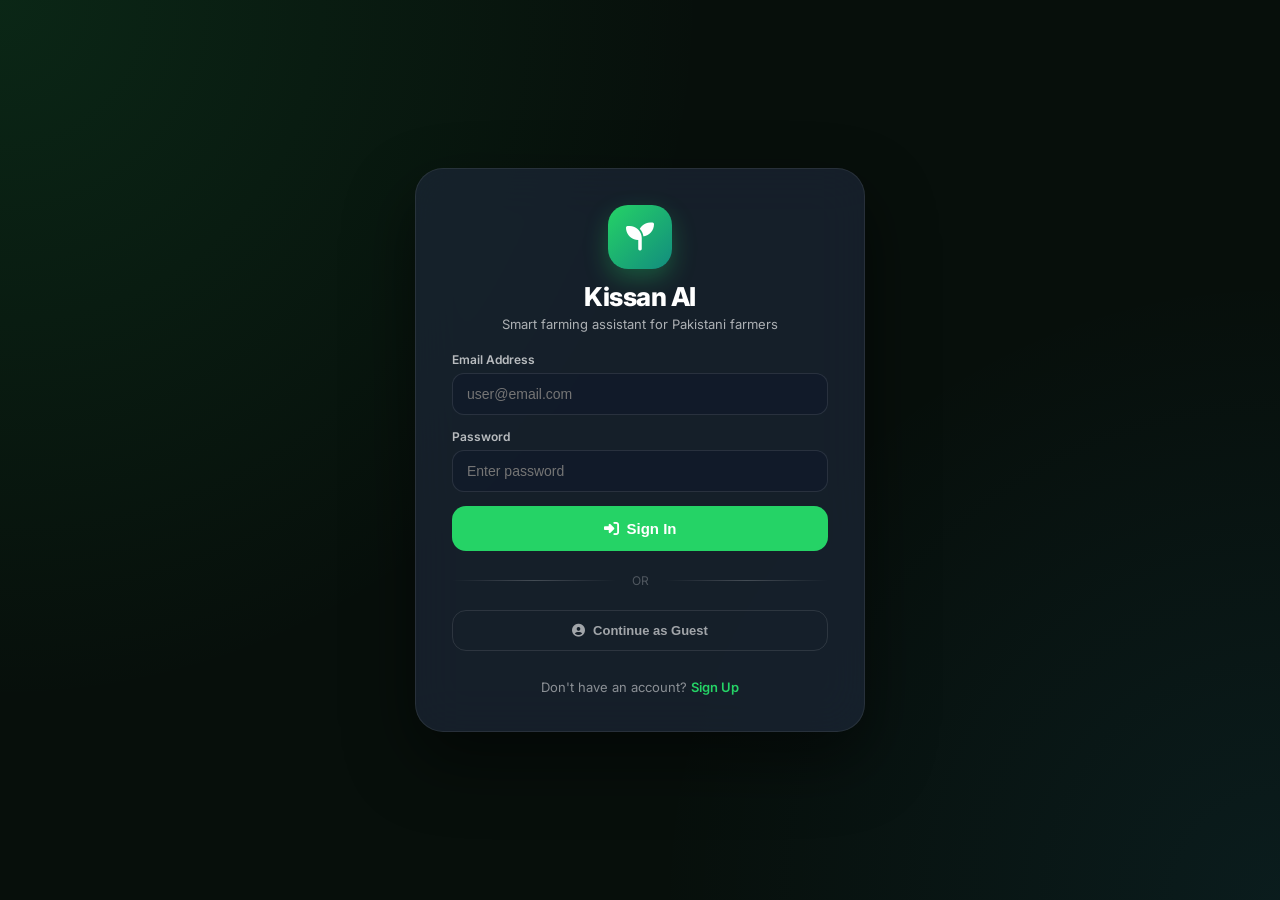
<file: login.html>
<!DOCTYPE html>
<html lang="en">
<head>
<meta charset="UTF-8">
<meta name="viewport" content="width=device-width, initial-scale=1.0, maximum-scale=1.0, user-scalable=no">
<title>Kissan AI - Sign In</title>
<link href="https://cdnjs.cloudflare.com/ajax/libs/font-awesome/6.4.0/css/all.min.css" rel="stylesheet">
<link href="https://fonts.googleapis.com/css2?family=Inter:wght@300;400;500;600;700;800&display=swap" rel="stylesheet">
<link rel="stylesheet" href="shared.css">
<style>
  body.login-shell {
    margin: 0;
    padding: 0;
    height: 100vh;
    width: 100vw;
    display: flex;
    align-items: center;
    justify-content: center;
    background: radial-gradient(circle at top left, rgba(37, 211, 102, 0.12), transparent 45%),
                radial-gradient(circle at bottom right, rgba(52, 183, 241, 0.08), transparent 40%),
                #070f0b;
    overflow: auto;
  }
  
  .auth-container {
    width: min(450px, 92%);
    background: rgba(30, 41, 59, 0.65);
    backdrop-filter: blur(24px);
    -webkit-backdrop-filter: blur(24px);
    border: 1px solid rgba(255, 255, 255, 0.08);
    border-radius: 28px;
    padding: 36px;
    box-shadow: var(--shadow-xl), 0 30px 70px rgba(0, 0, 0, 0.4);
    position: relative;
    overflow: hidden;
  }

  .auth-step {
    display: flex;
    flex-direction: column;
    gap: 20px;
  }

  .auth-step.hidden {
    display: none;
  }

  .brand-header {
    text-align: center;
  }

  .brand-icon {
    width: 64px;
    height: 64px;
    background: linear-gradient(135deg, var(--primary), var(--primary-dark));
    border-radius: 20px;
    display: inline-flex;
    align-items: center;
    justify-content: center;
    color: white;
    font-size: 28px;
    box-shadow: 0 10px 24px rgba(37, 211, 102, 0.3);
    margin-bottom: 12px;
  }

  .brand-title {
    font-size: 26px;
    font-weight: 800;
    color: white;
    letter-spacing: -0.5px;
    margin-bottom: 4px;
  }

  .brand-subtitle {
    font-size: 13px;
    color: rgba(255, 255, 255, 0.65);
  }

  .input-group {
    display: flex;
    flex-direction: column;
    gap: 6px;
  }

  .input-label {
    font-size: 12px;
    font-weight: 600;
    color: rgba(255, 255, 255, 0.7);
  }

  .input-field {
    width: 100%;
    padding: 12px 14px;
    background: rgba(15, 23, 42, 0.45);
    border: 1px solid rgba(255, 255, 255, 0.1);
    border-radius: 12px;
    font-size: 14px;
    color: white;
    outline: none;
    transition: var(--transition);
  }

  .input-field:focus {
    border-color: var(--primary);
    box-shadow: 0 0 0 3px rgba(37, 211, 102, 0.15);
  }

  .btn-submit {
    width: 100%;
    padding: 14px;
    background: var(--primary);
    color: white;
    border: none;
    border-radius: 14px;
    font-size: 15px;
    font-weight: 700;
    cursor: pointer;
    transition: var(--transition);
    display: flex;
    align-items: center;
    justify-content: center;
    gap: 8px;
  }

  .btn-submit:hover {
    background: var(--primary-dark);
  }

  .btn-guest {
    width: 100%;
    padding: 12px;
    background: transparent;
    color: rgba(255, 255, 255, 0.6);
    border: 1px solid rgba(255, 255, 255, 0.1);
    border-radius: 14px;
    font-size: 13px;
    font-weight: 600;
    cursor: pointer;
    transition: var(--transition);
    display: flex;
    align-items: center;
    justify-content: center;
    gap: 8px;
  }

  .btn-guest:hover {
    color: white;
    background: rgba(255, 255, 255, 0.05);
  }

  .toggle-auth {
    text-align: center;
    font-size: 13px;
    color: rgba(255, 255, 255, 0.5);
    margin-top: 8px;
  }

  .toggle-auth a {
    color: var(--primary);
    text-decoration: none;
    font-weight: 600;
  }

  .toggle-auth a:hover {
    text-decoration: underline;
  }
</style>
</head>
<body class="login-shell">
<div class="toast-container" id="toastContainer"></div>

<div class="auth-container">
  <!-- SIGN IN STEP -->
  <div class="auth-step" id="loginStep">
    <div class="brand-header">
      <div class="brand-icon"><i class="fas fa-seedling"></i></div>
      <h1 class="brand-title">Kissan AI</h1>
      <p class="brand-subtitle">Smart farming assistant for Pakistani farmers</p>
    </div>

    <form onsubmit="submitLogin(event)" style="display:flex; flex-direction:column; gap:14px;">
      <div class="input-group">
        <label class="input-label" for="loginEmail">Email Address</label>
        <input type="email" class="input-field" id="loginEmail" placeholder="user@email.com" required>
      </div>

      <div class="input-group">
        <label class="input-label" for="loginPassword">Password</label>
        <input type="password" class="input-field" id="loginPassword" placeholder="Enter password" required>
      </div>

      <button type="submit" class="btn-submit" id="loginSubmitBtn">
        <i class="fas fa-sign-in-alt"></i>
        <span>Sign In</span>
      </button>
    </form>

    <div class="divider" style="text-align:center; color:rgba(255,255,255,0.25); font-size:12px;">OR</div>

    <button class="btn-guest" onclick="startGuestFlow()">
      <i class="fas fa-user-circle"></i>
      <span>Continue as Guest</span>
    </button>

    <div class="toggle-auth">
      Don't have an account? <a href="#" onclick="showSignUp()">Sign Up</a>
    </div>
  </div>

  <!-- SIGN UP STEP -->
  <div class="auth-step hidden" id="registerStep">
    <div class="brand-header">
      <div class="brand-icon"><i class="fas fa-user-plus"></i></div>
      <h1 class="brand-title">Create Account</h1>
      <p class="brand-subtitle">Save your crops and conversation history</p>
    </div>

    <form onsubmit="submitRegister(event)" style="display:flex; flex-direction:column; gap:14px;">
      <div class="input-group">
        <label class="input-label" for="regName">Full Name (Optional)</label>
        <input type="text" class="input-field" id="regName" placeholder="e.g. Ali Khan">
      </div>

      <div class="input-group">
        <label class="input-label" for="regEmail">Email Address</label>
        <input type="email" class="input-field" id="regEmail" placeholder="user@email.com" required>
      </div>

      <div class="input-group">
        <label class="input-label" for="regPassword">Password</label>
        <input type="password" class="input-field" id="regPassword" placeholder="Minimum 6 characters" minlength="6" required>
      </div>

      <button type="submit" class="btn-submit" id="regSubmitBtn">
        <i class="fas fa-check-circle"></i>
        <span>Sign Up</span>
      </button>
    </form>

    <div class="toggle-auth">
      Already have an account? <a href="#" onclick="showSignIn()">Sign In</a>
    </div>
  </div>
</div>

<script src="shared.js"></script>
<script>
function showSignUp() {
  document.getElementById('loginStep').classList.add('hidden');
  document.getElementById('registerStep').classList.remove('hidden');
}

function showSignIn() {
  document.getElementById('registerStep').classList.add('hidden');
  document.getElementById('loginStep').classList.remove('hidden');
}

async function startGuestFlow() {
  try {
    const res = await apiFetch('/api/auth/guest', { method: 'POST' });
    if (!res || !res.ok) throw new Error('Guest login failed');
    const data = await res.json();
    setAuthSession(data.access_token, { user_id: data.user_id, is_guest: true, full_name: 'Guest Farmer' }, data.user_id);
    showToast('Entering Guest Mode... 🌾', 'success');
    setTimeout(() => { window.location.href = 'chat.html'; }, 500);
  } catch (err) {
    showToast('Failed to connect. Entering local guest fallback.', 'error');
    setAuthSession('guest_dev_token', { user_id: 'guest_dev', is_guest: true, full_name: 'Guest Farmer' }, 'guest_dev');
    setTimeout(() => { window.location.href = 'chat.html'; }, 500);
  }
}

async function submitLogin(event) {
  event.preventDefault();
  const btn = document.getElementById('loginSubmitBtn');
  const email = document.getElementById('loginEmail').value.trim();
  const password = document.getElementById('loginPassword').value.trim();

  if (btn) btn.disabled = true;

  try {
    const res = await apiFetch('/api/auth/login', {
      method: 'POST',
      body: JSON.stringify({ email, password })
    });

    if (!res) {
      showToast('Please check your connection', 'error');
      return;
    }

    if (!res.ok) {
      const err = await res.json().catch(() => ({}));
      showToast(err.detail || 'Invalid email or password', 'error');
      return;
    }

    const data = await res.json();
    setAuthSession(data.access_token, { user_id: data.user_id, is_guest: false }, data.user_id);
    showToast('Welcome back! 🌾', 'success');
    setTimeout(() => { window.location.href = 'chat.html'; }, 500);
  } catch (err) {
    showToast('Server connection failed', 'error');
  } finally {
    if (btn) btn.disabled = false;
  }
}

async function submitRegister(event) {
  event.preventDefault();
  const btn = document.getElementById('regSubmitBtn');
  const name = document.getElementById('regName').value.trim();
  const email = document.getElementById('regEmail').value.trim();
  const password = document.getElementById('regPassword').value.trim();

  if (password.length < 6) {
    showToast('Password must be 6+ characters', 'error');
    return;
  }

  if (btn) btn.disabled = true;

  try {
    const res = await apiFetch('/api/auth/register', {
      method: 'POST',
      body: JSON.stringify({
        email: email,
        password: password,
        full_name: name
      })
    });

    if (!res) {
      showToast('Please check your connection', 'error');
      return;
    }

    if (!res.ok) {
      const err = await res.json().catch(() => ({}));
      showToast(err.detail || 'Registration failed', 'error');
      return;
    }

    const data = await res.json();
    setAuthSession(data.access_token, { user_id: data.user_id, is_guest: false, full_name: name }, data.user_id);
    showToast('Registered successfully! 🌾', 'success');
    setTimeout(() => { window.location.href = 'chat.html'; }, 500);
  } catch (err) {
    showToast('Server connection failed', 'error');
  } finally {
    if (btn) btn.disabled = false;
  }
}

// Auto redirect if already logged in
document.addEventListener('DOMContentLoaded', () => {
  const token = getAccessToken();
  const farmer = getStoredFarmer();
  if (token && farmer) {
    window.location.href = 'chat.html';
  }
});
</script>
</body>
</html>
</file>
<file: shared.css>
/* Kissan AI - Shared Styles */
:root{--primary:#25D366;--primary-dark:#128C7E;--primary-darker:#075E54;--accent:#34B7F1;--warning:#FF9800;--warning-light:#FFF3E0;--success:#4CAF50;--success-light:#E8F5E9;--error:#F44336;--error-light:#FFEBEE;--bg-page:#F0F2F5;--bg-card:#FFFFFF;--bg-sidebar:#FFFFFF;--bg-chat:#E5DDD5;--message-user:#DCF8C6;--message-bot:#FFFFFF;--text-primary:#1A1A2E;--text-secondary:#6B7280;--text-muted:#9CA3AF;--border:#E5E7EB;--border-light:#F3F4F6;--shadow-sm:0 1px 3px rgba(0,0,0,0.05);--shadow-md:0 4px 12px rgba(0,0,0,0.08);--shadow-lg:0 8px 30px rgba(0,0,0,0.12);--shadow-xl:0 20px 60px rgba(0,0,0,0.15);--radius-sm:8px;--radius-md:12px;--radius-lg:16px;--radius-xl:20px;--radius-2xl:24px;--transition:all 0.25s cubic-bezier(0.4,0,0.2,1)}
[data-theme="dark"]{--bg-page:#0F172A;--bg-card:#1E293B;--bg-sidebar:#1E293B;--bg-chat:#1A1A2E;--message-user:#1B4332;--message-bot:#2D3748;--text-primary:#F1F5F9;--text-secondary:#94A3B8;--text-muted:#64748B;--border:#334155;--border-light:#1E293B}
*{margin:0;padding:0;box-sizing:border-box;-webkit-tap-highlight-color:transparent}
html,body{font-family:'Inter',sans-serif;background:var(--bg-page);color:var(--text-primary);height:100vh;width:100vw;overflow:hidden;transition:var(--transition)}
.hidden{display:none!important}

/* APP SHELL */
.app-shell{display:flex;height:100vh;width:100vw}
.sidebar{width:280px;background:var(--bg-sidebar);border-right:1px solid var(--border);display:flex;flex-direction:column;position:fixed;height:100vh;z-index:200;transition:transform 0.35s cubic-bezier(0.25,0.8,0.25,1);transform:translateX(-100%);will-change:transform}
.sidebar.open{transform:translateX(0);box-shadow:var(--shadow-xl)}
.sidebar.dragging{transition:none!important}
.sidebar-drag-handle{position:absolute;top:0;left:100%;width:24px;height:100vh;cursor:grab;z-index:210;display:flex;align-items:center;justify-content:center;transform:translateX(-50%)}
.sidebar-drag-handle::after{content:'';width:4px;height:40px;border-radius:2px;background:var(--border);opacity:0;transition:opacity 0.25s ease}
.sidebar.open .sidebar-drag-handle::after{opacity:0.6}
.sidebar-drag-handle:hover::after,.sidebar.dragging .sidebar-drag-handle::after{opacity:1;background:var(--primary)}
.sidebar-drag-handle:active{cursor:grabbing}
.sidebar-arrow{position:absolute;top:50%;left:50%;transform:translate(-50%,-50%);width:28px;height:28px;border-radius:50%;border:1px solid var(--border);background:var(--bg-card);color:var(--text-secondary);cursor:pointer;display:flex;align-items:center;justify-content:center;font-size:12px;z-index:220;transition:background 0.2s ease,color 0.2s ease,border-color 0.2s ease,box-shadow 0.2s ease,transform 0.2s ease;box-shadow:var(--shadow-sm)}
.sidebar-arrow:hover{background:var(--primary);color:white;border-color:var(--primary);transform:translate(-50%,-50%) scale(1.15);box-shadow:0 2px 8px rgba(37,211,102,0.4)}
.sidebar-arrow:active{transform:translate(-50%,-50%) scale(0.95)}
.sidebar-header{padding:24px 20px;border-bottom:1px solid var(--border-light)}
.brand{display:flex;align-items:center;gap:12px}
.brand-icon{width:42px;height:42px;background:linear-gradient(135deg,var(--primary),var(--primary-dark));border-radius:var(--radius-md);display:flex;align-items:center;justify-content:center;color:white;font-size:20px}
.brand-text{font-size:20px;font-weight:700;color:var(--primary-dark)}
.sidebar-nav{flex:1;padding:16px 12px;overflow-y:auto}
.nav-section{margin-bottom:8px}
.nav-section-title{font-size:11px;font-weight:600;text-transform:uppercase;letter-spacing:0.5px;color:var(--text-muted);padding:8px 16px;margin-bottom:4px}
.nav-item{display:flex;align-items:center;gap:12px;padding:12px 16px;border-radius:var(--radius-md);cursor:pointer;transition:var(--transition);color:var(--text-secondary);text-decoration:none;margin-bottom:2px;position:relative;border:none;background:none;width:100%;font-family:inherit;font-size:14px}
.nav-item:hover{background:var(--border-light);color:var(--text-primary)}
.nav-item.active{background:linear-gradient(135deg,rgba(37,211,102,0.1),rgba(18,140,126,0.1));color:var(--primary-dark);font-weight:600}
.nav-item.active::before{content:'';position:absolute;left:0;top:50%;transform:translateY(-50%);width:3px;height:24px;background:var(--primary);border-radius:0 4px 4px 0}
.nav-item i{width:22px;text-align:center;font-size:17px}
.nav-badge{margin-left:auto;background:var(--error-light);color:var(--error);font-size:11px;font-weight:600;padding:2px 8px;border-radius:10px}
.sidebar-footer{padding:16px;border-top:1px solid var(--border-light)}
.user-mini{display:flex;align-items:center;gap:12px;padding:10px;border-radius:var(--radius-md);cursor:pointer;transition:var(--transition)}
.user-mini:hover{background:var(--border-light)}
.user-mini img{width:38px;height:38px;border-radius:50%;object-fit:cover;border:2px solid var(--primary)}
.user-mini-info{flex:1;min-width:0}
.user-mini-name{font-size:14px;font-weight:600;color:var(--text-primary);white-space:nowrap;overflow:hidden;text-overflow:ellipsis}
.user-mini-role{font-size:12px;color:var(--text-muted)}

.main-content{flex:1;margin-left:0;display:flex;flex-direction:column;height:100vh;overflow:hidden;transition:margin-left 0.35s cubic-bezier(0.25,0.8,0.25,1)}

.top-header{background:var(--bg-card);border-bottom:1px solid var(--border);padding:12px 24px;display:flex;align-items:center;justify-content:space-between;height:64px;flex-shrink:0}
.header-left{display:flex;align-items:center;gap:12px}
.menu-btn{width:40px;height:40px;border-radius:var(--radius-md);border:1px solid var(--border);background:var(--bg-card);color:var(--text-primary);cursor:pointer;display:flex;align-items:center;justify-content:center;font-size:18px;transition:var(--transition)}
.menu-btn:hover{background:var(--border-light)}
.page-title{font-size:20px;font-weight:700;color:var(--text-primary)}
.page-subtitle{font-size:13px;color:var(--text-secondary)}
.header-actions{display:flex;align-items:center;gap:8px}
.header-btn{width:40px;height:40px;border-radius:var(--radius-md);border:1px solid var(--border);background:var(--bg-card);color:var(--text-secondary);cursor:pointer;display:flex;align-items:center;justify-content:center;transition:var(--transition);position:relative;font-size:16px}
.header-btn:hover{background:var(--border-light);color:var(--text-primary)}
.header-btn .dot{position:absolute;top:8px;right:8px;width:8px;height:8px;background:var(--error);border-radius:50%;border:2px solid var(--bg-card)}

.content-area{flex:1;overflow-y:auto;padding:24px;position:relative}

/* CARDS */
.card{background:var(--bg-card);border-radius:var(--radius-lg);border:1px solid var(--border);overflow:hidden;transition:var(--transition)}
.card:hover{box-shadow:var(--shadow-md)}
.card-header{padding:20px 24px 0;display:flex;align-items:center;gap:12px;margin-bottom:8px}
.card-icon{width:40px;height:40px;border-radius:var(--radius-md);display:flex;align-items:center;justify-content:center;font-size:18px}
.card-icon.green{background:var(--success-light);color:var(--success)}
.card-icon.orange{background:var(--warning-light);color:var(--warning)}
.card-icon.blue{background:#E3F2FD;color:#2196F3}
.card-icon.purple{background:#F3E5F5;color:#9C27B0}
.card-icon.red{background:var(--error-light);color:var(--error)}
.card-icon.teal{background:#E0F2F1;color:#00897B}
.card-title{font-size:16px;font-weight:600;color:var(--text-primary)}
.card-subtitle{font-size:12px;color:var(--text-muted)}
.card-body{padding:12px 24px 20px}

/* TOGGLE */
.toggle-switch{position:relative;width:48px;height:26px;cursor:pointer;flex-shrink:0}
.toggle-switch input{opacity:0;width:0;height:0}
.toggle-slider{position:absolute;top:0;left:0;right:0;bottom:0;background:#D1D5DB;border-radius:26px;transition:var(--transition)}
.toggle-slider::before{content:'';position:absolute;height:20px;width:20px;left:3px;bottom:3px;background:white;border-radius:50%;transition:var(--transition);box-shadow:0 1px 3px rgba(0,0,0,0.2)}
.toggle-switch input:checked+.toggle-slider{background:var(--primary)}
.toggle-switch input:checked+.toggle-slider::before{transform:translateX(22px)}

/* SETTING ROW */
.setting-row{display:flex;align-items:center;justify-content:space-between;padding:14px 0;border-bottom:1px solid var(--border-light)}
.setting-row:last-child{border-bottom:none}
.setting-info{display:flex;align-items:center;gap:14px;flex:1;min-width:0}
.setting-icon{width:36px;height:36px;border-radius:var(--radius-sm);display:flex;align-items:center;justify-content:center;font-size:15px;flex-shrink:0}
.setting-icon.weather{background:#E3F2FD;color:#2196F3}
.setting-icon.price{background:var(--warning-light);color:var(--warning)}
.setting-icon.pest{background:var(--error-light);color:var(--error)}
.setting-icon.advisory{background:var(--success-light);color:var(--success)}
.setting-icon.community{background:#F3E5F5;color:#9C27B0}
.setting-icon.system{background:#ECEFF1;color:#607D8B}
.setting-text{min-width:0}
.setting-label{font-size:14px;font-weight:500;color:var(--text-primary);margin-bottom:2px}
.setting-desc{font-size:12px;color:var(--text-muted)}

/* SELECT */
.select-wrapper{position:relative}
.select-wrapper select{appearance:none;background:var(--bg-page);border:1px solid var(--border);border-radius:var(--radius-md);padding:10px 36px 10px 14px;font-size:14px;color:var(--text-primary);font-family:inherit;cursor:pointer;min-width:160px;transition:var(--transition)}
.select-wrapper select:focus{outline:none;border-color:var(--primary);box-shadow:0 0 0 3px rgba(37,211,102,0.15)}
.select-wrapper::after{content:'\f107';font-family:'Font Awesome 6 Free';font-weight:900;position:absolute;right:12px;top:50%;transform:translateY(-50%);color:var(--text-muted);pointer-events:none;font-size:12px}

/* SLIDER */
.slider-container{display:flex;align-items:center;gap:16px;flex:1}
.slider-labels{display:flex;justify-content:space-between;font-size:11px;color:var(--text-muted);margin-top:6px;text-transform:uppercase;letter-spacing:0.5px}
input[type="range"]{flex:1;height:6px;border-radius:3px;background:var(--border);outline:none;-webkit-appearance:none}
input[type="range"]::-webkit-slider-thumb{-webkit-appearance:none;width:18px;height:18px;border-radius:50%;background:var(--primary);cursor:pointer;box-shadow:0 2px 6px rgba(37,211,102,0.4);transition:var(--transition)}
input[type="range"]::-webkit-slider-thumb:hover{transform:scale(1.15)}

/* BUTTONS */
.btn{display:inline-flex;align-items:center;justify-content:center;gap:8px;padding:10px 20px;border-radius:var(--radius-md);font-size:14px;font-weight:500;font-family:inherit;cursor:pointer;transition:var(--transition);border:none}
.btn-primary{background:linear-gradient(135deg,var(--primary),var(--primary-dark));color:white}
.btn-primary:hover{box-shadow:0 4px 12px rgba(37,211,102,0.35);transform:translateY(-1px)}
.btn-outline{background:transparent;border:1px solid var(--border);color:var(--text-secondary)}
.btn-outline:hover{border-color:var(--primary);color:var(--primary);background:rgba(37,211,102,0.05)}
.btn-danger{background:var(--error-light);color:var(--error)}
.btn-danger:hover{background:var(--error);color:white}
.btn-sm{padding:6px 14px;font-size:13px}

/* GRIDS */
.settings-grid{display:grid;grid-template-columns:1fr 1fr;gap:24px}


/* CHAT */
.chat-container{display:flex;flex-direction:column;height:100%;background:var(--bg-chat);position:relative}
.chat-header{background:linear-gradient(135deg,var(--primary-darker),var(--primary-dark));color:white;padding:12px 20px;display:flex;align-items:center;gap:12px;flex-shrink:0}
.chat-avatar{width:44px;height:44px;border-radius:50%;background:white;display:flex;align-items:center;justify-content:center;font-size:20px;color:var(--primary);position:relative}
.chat-avatar .status-dot{position:absolute;bottom:2px;right:2px;width:12px;height:12px;background:var(--primary);border-radius:50%;border:2px solid var(--primary-darker)}
.chat-info{flex:1}
.chat-name{font-size:16px;font-weight:600}
.chat-status{font-size:12px;opacity:0.9;display:flex;align-items:center;gap:4px}
.chat-actions{display:flex;gap:8px}
.chat-action-btn{width:36px;height:36px;border-radius:50%;border:none;background:rgba(255,255,255,0.15);color:white;cursor:pointer;display:flex;align-items:center;justify-content:center;font-size:16px;transition:var(--transition)}
.chat-action-btn:hover{background:rgba(255,255,255,0.25)}
.chat-area{flex:1;overflow-y:auto;padding:20px;display:flex;flex-direction:column;gap:8px}
.date-separator{text-align:center;margin:8px 0}
.date-separator span{background:#E1F2FB;color:#54656F;font-size:12px;padding:6px 12px;border-radius:8px;font-weight:500}
.message{max-width:75%;padding:10px 14px;border-radius:16px;position:relative;word-wrap:break-word;animation:messageSlide 0.3s ease-out;box-shadow:0 1px 2px rgba(0,0,0,0.08);font-size:14.5px;line-height:1.5}
@keyframes messageSlide{from{opacity:0;transform:translateY(10px)}to{opacity:1;transform:translateY(0)}}
.message.user{align-self:flex-end;background:var(--message-user);border-bottom-right-radius:4px;color:var(--text-primary)}
.message.bot{align-self:flex-start;background:var(--message-bot);border-bottom-left-radius:4px;color:var(--text-primary)}
.message-time{font-size:11px;color:var(--text-muted);text-align:right;margin-top:4px;display:flex;align-items:center;justify-content:flex-end;gap:4px}
.message-status{color:#53BDEB;font-size:13px}
.message-image{max-width:100%;border-radius:12px;margin-bottom:6px;cursor:pointer}
.typing-indicator{display:none;align-self:flex-start;background:var(--message-bot);padding:16px 20px;border-radius:16px;border-bottom-left-radius:4px;margin-bottom:8px;box-shadow:0 1px 2px rgba(0,0,0,0.08)}
.typing-indicator.active{display:flex;align-items:center;gap:4px}
.typing-dot{width:8px;height:8px;background:#919EAB;border-radius:50%;animation:typingBounce 1.4s infinite ease-in-out}
.typing-dot:nth-child(1){animation-delay:0s}
.typing-dot:nth-child(2){animation-delay:0.2s}
.typing-dot:nth-child(3){animation-delay:0.4s}
@keyframes typingBounce{0%,60%,100%{transform:translateY(0)}30%{transform:translateY(-6px)}}
.suggested-chips{display:flex;gap:8px;padding:8px 16px;overflow-x:auto;background:rgba(255,255,255,0.8);backdrop-filter:blur(10px);scrollbar-width:none}
.suggested-chips::-webkit-scrollbar{display:none}
.suggested-chip{background:var(--bg-card);border:1px solid var(--primary);color:var(--primary-dark);padding:8px 16px;border-radius:20px;font-size:13px;font-weight:500;cursor:pointer;white-space:nowrap;transition:var(--transition);box-shadow:0 2px 4px rgba(0,0,0,0.05);border:none;font-family:inherit}
.suggested-chip:hover{background:var(--primary);color:white;transform:translateY(-1px);box-shadow:0 4px 8px rgba(37,211,102,0.3)}
.chat-input-area{background:var(--bg-card);padding:8px 16px;display:flex;align-items:flex-end;gap:8px;border-top:1px solid var(--border);flex-shrink:0}
.chat-input-wrapper{flex:1;background:var(--bg-page);border-radius:24px;padding:4px 4px 4px 16px;display:flex;align-items:center;gap:8px;border:1px solid var(--border);transition:var(--transition)}
.chat-input-wrapper:focus-within{border-color:var(--primary);box-shadow:0 0 0 3px rgba(37,211,102,0.1)}
.attach-btn{background:none;border:none;color:var(--text-secondary);font-size:20px;cursor:pointer;padding:8px;transition:var(--transition);border-radius:50%}
.attach-btn:hover{color:var(--primary);background:rgba(37,211,102,0.1)}
.chat-input{flex:1;border:none;outline:none;font-size:15px;padding:8px 0;font-family:inherit;resize:none;max-height:100px;min-height:24px;color:var(--text-primary);background:transparent}
.chat-input::placeholder{color:var(--text-muted)}
.voice-btn,.send-btn{width:44px;height:44px;border-radius:50%;border:none;display:flex;align-items:center;justify-content:center;cursor:pointer;transition:var(--transition);font-size:18px;flex-shrink:0}
.voice-btn{background:var(--primary);color:white;box-shadow:0 2px 8px rgba(37,211,102,0.4)}
.voice-btn:hover{background:var(--primary-dark);transform:scale(1.05)}
.voice-btn.recording{background:var(--error);animation:pulse 1.5s infinite}
@keyframes pulse{0%{box-shadow:0 0 0 0 rgba(244,67,54,0.4)}70%{box-shadow:0 0 0 10px rgba(244,67,54,0)}100%{box-shadow:0 0 0 0 rgba(244,67,54,0)}}
.send-btn{background:var(--primary);color:white;display:none;box-shadow:0 2px 8px rgba(37,211,102,0.4)}
.send-btn:hover{background:var(--primary-dark);transform:scale(1.05)}
.send-btn.show{display:flex}
.voice-btn.hide{display:none}

/* CHAT DROPDOWN MENU */
.chat-dropdown{position:absolute;top:44px;right:0;background:var(--bg-card);border:1px solid var(--border);border-radius:var(--radius-md);box-shadow:var(--shadow-lg);min-width:200px;z-index:50;display:none;overflow:hidden;animation:dropIn 0.2s ease-out}
.chat-dropdown.active{display:block}
@keyframes dropIn{from{opacity:0;transform:translateY(-8px)}to{opacity:1;transform:translateY(0)}}
.chat-dropdown-item{display:flex;align-items:center;gap:12px;padding:12px 16px;width:100%;border:none;background:none;color:var(--text-primary);font-family:inherit;font-size:14px;cursor:pointer;text-decoration:none;transition:var(--transition);text-align:left}
.chat-dropdown-item:hover{background:var(--border-light);color:var(--primary)}
.chat-dropdown-item i{width:18px;text-align:center;color:var(--text-muted);font-size:14px}
.chat-dropdown-item:hover i{color:var(--primary)}

/* MESSAGE CONTEXT MENU */
.msg-context-menu{position:fixed;background:var(--bg-card);border:1px solid var(--border);border-radius:var(--radius-md);box-shadow:var(--shadow-lg);min-width:160px;z-index:250;display:none;overflow:hidden;animation:dropIn 0.15s ease-out}
.msg-context-menu.active{display:block}
.msg-ctx-item{display:flex;align-items:center;gap:10px;padding:10px 16px;width:100%;border:none;background:none;color:var(--text-primary);font-family:inherit;font-size:13px;cursor:pointer;transition:var(--transition);text-align:left}
.msg-ctx-item:hover{background:var(--border-light);color:var(--primary)}
.msg-ctx-item i{width:16px;text-align:center;color:var(--text-muted);font-size:13px}
.msg-ctx-item:hover i{color:var(--primary)}
.msg-ctx-item.danger{color:var(--error)}
.msg-ctx-item.danger i{color:var(--error)}
.msg-ctx-item.danger:hover{background:var(--error-light)}

/* MESSAGE REACTIONS */
.message-reactions{display:flex;gap:4px;margin-top:4px;flex-wrap:wrap}
.reaction-badge{display:inline-flex;align-items:center;gap:2px;padding:2px 8px;border-radius:12px;font-size:13px;background:var(--bg-page);border:1px solid var(--border);cursor:pointer;transition:var(--transition)}
.reaction-badge:hover{border-color:var(--primary);transform:scale(1.1)}
.reaction-badge .reaction-count{font-size:11px;color:var(--text-muted);font-weight:500}

/* REACTION PICKER */
.reaction-picker{position:fixed;background:var(--bg-card);border:1px solid var(--border);border-radius:24px;box-shadow:var(--shadow-lg);padding:6px 8px;z-index:260;display:none;gap:4px;animation:dropIn 0.15s ease-out}
.reaction-picker.active{display:flex}
.reaction-emoji{background:none;border:none;font-size:22px;cursor:pointer;padding:4px 6px;border-radius:50%;transition:var(--transition);line-height:1}
.reaction-emoji:hover{transform:scale(1.3);background:var(--border-light)}

/* AUDIO MESSAGE IN CHAT */
.audio-message{display:flex;align-items:center;gap:10px;min-width:220px;padding:4px 0}
.audio-play-btn{width:36px;height:36px;border-radius:50%;border:none;background:var(--primary);color:white;display:flex;align-items:center;justify-content:center;cursor:pointer;font-size:14px;flex-shrink:0;transition:var(--transition)}
.audio-play-btn:hover{background:var(--primary-dark);transform:scale(1.05)}
.audio-waveform{flex:1;display:flex;align-items:center;gap:2px;height:28px}
.audio-wave-bar{width:3px;border-radius:2px;background:rgba(255,255,255,0.5);transition:height 0.1s ease}
.message.bot .audio-wave-bar{background:var(--primary);opacity:0.5}
.message.user .audio-wave-bar{background:var(--primary-dark);opacity:0.5}
.audio-wave-bar.played{opacity:1}
.audio-duration{font-size:11px;color:var(--text-muted);min-width:32px;text-align:right;font-variant-numeric:tabular-nums}

/* CITATIONS / SOURCES */
.message-citations {
  margin-top: 8px;
  border-top: 1px solid var(--border);
  padding-top: 6px;
  font-size: 13px;
  width: 100%;
}
.citations-details {
  cursor: pointer;
}
.citations-details summary {
  color: var(--primary-dark);
  font-weight: 600;
  display: flex;
  align-items: center;
  gap: 6px;
  user-select: none;
  font-size: 13px;
}
[data-theme="dark"] .citations-details summary {
  color: var(--accent);
}
.citations-details summary:hover {
  opacity: 0.85;
}
.citations-list {
  display: flex;
  flex-direction: column;
  gap: 6px;
  margin-top: 6px;
  max-height: 200px;
  overflow-y: auto;
  padding-right: 4px;
}
.citation-item {
  background: var(--border-light);
  border: 1px solid var(--border);
  border-radius: var(--radius-sm);
  padding: 6px 10px;
  font-size: 12px;
}
.citation-title {
  font-weight: 600;
  color: var(--text-primary);
  margin-bottom: 2px;
  display: flex;
  align-items: center;
  gap: 4px;
}
.citation-title i {
  color: #ef4444;
}
.citation-snippet {
  color: var(--text-secondary);
  font-style: italic;
  line-height: 1.4;
}

/* MESSAGE RTL SUPPORT */
.message[dir="rtl"]{text-align:right}
.message[dir="rtl"] .message-time{justify-content:flex-start}
.message[dir="rtl"] .message-reactions{justify-content:flex-start}

/* VOICE RECORDING BAR */
.voice-recording-bar{background:var(--bg-card);border-top:1px solid var(--border);padding:12px 16px;flex-shrink:0}
.voice-recorder-inner{display:flex;align-items:center;gap:14px;background:var(--bg-page);border-radius:var(--radius-lg);padding:10px 16px;border:1px solid var(--border)}
.voice-timer{font-size:14px;font-weight:600;color:var(--error);font-variant-numeric:tabular-nums;min-width:48px;text-align:center}
.voice-frequency{flex:1;display:flex;align-items:center;gap:3px;height:32px;overflow:hidden}
.voice-freq-bar{width:4px;border-radius:2px;background:var(--primary);transition:height 0.08s ease;min-height:4px;opacity:0.7}
.voice-freq-bar.active{opacity:1}
.voice-controls{display:flex;align-items:center;gap:8px}
.voice-ctrl-btn{width:36px;height:36px;border-radius:50%;border:none;display:flex;align-items:center;justify-content:center;cursor:pointer;font-size:14px;transition:var(--transition)}
.voice-ctrl-btn{background:var(--primary);color:white}
.voice-ctrl-btn:hover{transform:scale(1.1)}
.voice-stop-btn{background:var(--error)!important}
.voice-ctrl-btn.paused{background:var(--warning)}

/* HELP PAGE */
.help-hero{background:linear-gradient(135deg,var(--primary),var(--primary-dark));border-radius:var(--radius-xl);padding:40px 32px;color:white;text-align:center;margin-bottom:24px}
.help-hero h2{font-size:24px;font-weight:700;margin-bottom:8px}
.help-hero p{font-size:14px;opacity:0.9;max-width:480px;margin:0 auto}
.help-search{display:flex;gap:8px;max-width:480px;margin:16px auto 0}
.help-search input{flex:1;padding:12px 16px;border:none;border-radius:var(--radius-md);font-size:14px;font-family:inherit;background:rgba(255,255,255,0.2);color:white;backdrop-filter:blur(10px)}
.help-search input::placeholder{color:rgba(255,255,255,0.7)}
.help-search input:focus{outline:none;background:rgba(255,255,255,0.3)}
.help-search button{padding:12px 20px;background:white;color:var(--primary-dark);border:none;border-radius:var(--radius-md);font-weight:600;cursor:pointer;font-family:inherit;font-size:14px}
.help-sections{display:grid;grid-template-columns:1fr 1fr;gap:16px}
.help-topic-card{background:var(--bg-card);border:1px solid var(--border);border-radius:var(--radius-lg);padding:20px;cursor:pointer;transition:var(--transition)}
.help-topic-card:hover{border-color:var(--primary);box-shadow:var(--shadow-md);transform:translateY(-2px)}
.help-topic-icon{width:44px;height:44px;border-radius:var(--radius-md);display:flex;align-items:center;justify-content:center;font-size:20px;margin-bottom:12px}
.help-topic-title{font-size:15px;font-weight:600;color:var(--text-primary);margin-bottom:4px}
.help-topic-desc{font-size:13px;color:var(--text-secondary);line-height:1.5}
.help-faq{margin-top:24px}
.help-faq-item{background:var(--bg-card);border:1px solid var(--border);border-radius:var(--radius-md);padding:16px 20px;margin-bottom:8px;cursor:pointer;transition:var(--transition)}
.help-faq-item:hover{border-color:var(--primary)}
.help-faq-q{font-size:14px;font-weight:600;color:var(--text-primary);display:flex;align-items:center;gap:10px}
.help-faq-q i{color:var(--primary);font-size:12px}
.help-faq-a{font-size:13px;color:var(--text-secondary);line-height:1.6;margin-top:8px;padding-left:22px;display:none}
.help-faq-item.open .help-faq-a{display:block}
.help-faq-item.open .help-faq-q i{transform:rotate(90deg)}
.help-faq-q i{transition:transform 0.2s ease}
.help-contact{margin-top:24px;display:grid;grid-template-columns:1fr 1fr 1fr;gap:16px}
.help-contact-card{background:var(--bg-card);border:1px solid var(--border);border-radius:var(--radius-lg);padding:20px;text-align:center;transition:var(--transition)}
.help-contact-card:hover{border-color:var(--primary);box-shadow:var(--shadow-sm)}
.help-contact-icon{font-size:24px;color:var(--primary);margin-bottom:8px}
.help-contact-label{font-size:14px;font-weight:600;color:var(--text-primary);margin-bottom:4px}
.help-contact-value{font-size:13px;color:var(--text-secondary)}
@media(max-width:1024px){.help-sections{grid-template-columns:1fr}.help-contact{grid-template-columns:1fr}}

/* LOGIN */
body.login-shell{overflow:auto;min-height:100vh;height:auto;width:100%;background:radial-gradient(circle at top left,rgba(37,211,102,0.16),transparent 32%),radial-gradient(circle at bottom right,rgba(52,183,241,0.18),transparent 28%),linear-gradient(180deg,#08111d 0%,#0d1623 100%)}
body.login-shell .toast-container{top:20px;right:20px}
.login-page{position:relative;min-height:100vh;width:100%;display:flex;align-items:center;justify-content:center;padding:28px;overflow:hidden;background:transparent;color:white}
.login-page::before{content:'';position:absolute;inset:0;background:radial-gradient(circle at 20% 20%,rgba(255,255,255,0.08),transparent 22%),radial-gradient(circle at 80% 10%,rgba(37,211,102,0.12),transparent 24%),radial-gradient(circle at 60% 80%,rgba(52,183,241,0.12),transparent 26%);pointer-events:none}
.login-grid{position:relative;z-index:1;width:min(1180px,100%);display:grid;grid-template-columns:1.1fr 0.9fr;gap:28px;align-items:stretch}
.login-ambient{position:absolute;border-radius:50%;filter:blur(20px);opacity:0.55;animation:drift 18s ease-in-out infinite}
.login-ambient-one{width:280px;height:280px;left:-60px;top:8%;background:rgba(37,211,102,0.18)}
.login-ambient-two{width:340px;height:340px;right:-90px;bottom:5%;background:rgba(52,183,241,0.15);animation-delay:-7s}
.login-brand-panel,.login-auth-panel{position:relative;min-height:calc(100vh - 56px)}
.login-brand-panel{display:flex;align-items:stretch}
.login-brand-shell,.auth-card{width:100%;position:relative;overflow:hidden;border:1px solid rgba(255,255,255,0.12);backdrop-filter:blur(24px);-webkit-backdrop-filter:blur(24px);box-shadow:0 24px 80px rgba(0,0,0,0.28);animation:cardRise 0.7s cubic-bezier(0.16,1,0.3,1) both}
.login-brand-shell{border-radius:32px;padding:36px;background:linear-gradient(160deg,rgba(10,22,38,0.9),rgba(11,32,28,0.9));display:flex;flex-direction:column;justify-content:space-between;gap:24px;isolation:isolate}
.login-brand-shell::before,.auth-card::before{content:'';position:absolute;inset:0;background:url('data:image/svg+xml,<svg xmlns="http://www.w3.org/2000/svg" width="180" height="180" viewBox="0 0 180 180"><defs><pattern id="p" width="36" height="36" patternUnits="userSpaceOnUse"><path d="M0 18h36M18 0v36" stroke="rgba(255,255,255,0.05)" stroke-width="1"/></pattern></defs><rect width="180" height="180" fill="url(%23p)"/></svg>');opacity:0.32;pointer-events:none}
.login-brand-shell::after,.auth-card::after{content:'';position:absolute;inset:-1px;border-radius:inherit;background:linear-gradient(135deg,rgba(255,255,255,0.14),transparent 30%,transparent 70%,rgba(255,255,255,0.08));pointer-events:none;mix-blend-mode:screen}
.login-brand-logo{margin-bottom:12px;position:relative;z-index:1}
.brand-logo{display:flex;align-items:center;gap:14px}
.brand-logo-icon{width:58px;height:58px;background:linear-gradient(135deg,rgba(255,255,255,0.22),rgba(255,255,255,0.1));backdrop-filter:blur(14px);border-radius:18px;display:flex;align-items:center;justify-content:center;font-size:26px;border:1px solid rgba(255,255,255,0.18);box-shadow:0 12px 30px rgba(0,0,0,0.18)}
.brand-logo-text{font-size:28px;font-weight:800;letter-spacing:-0.5px;color:white}
.brand-copy{position:relative;z-index:1;max-width:560px}
.brand-pill{display:inline-flex;align-items:center;gap:8px;padding:10px 14px;border-radius:999px;background:rgba(255,255,255,0.08);border:1px solid rgba(255,255,255,0.1);font-size:13px;font-weight:600;color:rgba(255,255,255,0.88);margin-bottom:18px;animation:pulseGlow 4s ease-in-out infinite}
.brand-headline{font-size:clamp(38px,5vw,62px);line-height:0.98;letter-spacing:-2px;color:white;margin-bottom:18px;text-wrap:balance}
.brand-subheadline{font-size:16px;line-height:1.7;color:rgba(255,255,255,0.78);max-width:520px}
.brand-metrics{position:relative;z-index:1;display:grid;grid-template-columns:repeat(3,1fr);gap:14px}
.metric-card{padding:18px;border-radius:20px;background:rgba(255,255,255,0.08);border:1px solid rgba(255,255,255,0.1);backdrop-filter:blur(10px);transition:transform 0.3s ease,background 0.3s ease;animation:float 6s ease-in-out infinite}
.metric-card:nth-child(2){animation-delay:-1.5s}
.metric-card:nth-child(3){animation-delay:-3s}
.metric-card:hover{transform:translateY(-4px);background:rgba(255,255,255,0.12)}
.metric-card span{display:block;font-size:28px;font-weight:800;color:white;letter-spacing:-0.5px}
.metric-card small{display:block;margin-top:4px;font-size:12px;color:rgba(255,255,255,0.72)}
.floating-stack{position:relative;z-index:1;display:grid;gap:12px;max-width:420px}
.floating-card{display:flex;align-items:center;gap:14px;padding:16px 18px;border-radius:20px;background:rgba(255,255,255,0.08);border:1px solid rgba(255,255,255,0.12);backdrop-filter:blur(10px);box-shadow:0 12px 32px rgba(0,0,0,0.14);animation:float 7s ease-in-out infinite}
.floating-card i{width:46px;height:46px;border-radius:14px;display:flex;align-items:center;justify-content:center;background:linear-gradient(135deg,rgba(255,255,255,0.2),rgba(255,255,255,0.08));font-size:18px;flex-shrink:0}
.floating-card strong{display:block;font-size:14px;color:white;margin-bottom:2px}
.floating-card p{font-size:12px;color:rgba(255,255,255,0.72)}
.delay-1{animation-delay:-1.25s}
.delay-2{animation-delay:-2.5s}
.login-auth-panel{display:flex;align-items:center;justify-content:center}
.theme-toggle{position:absolute;top:24px;right:24px;width:46px;height:46px;border-radius:16px;border:1px solid rgba(255,255,255,0.15);background:rgba(10,16,28,0.55);color:white;cursor:pointer;display:flex;align-items:center;justify-content:center;font-size:16px;transition:transform 0.25s ease,background 0.25s ease,color 0.25s ease;z-index:3;box-shadow:0 10px 26px rgba(0,0,0,0.2)}
.theme-toggle:hover{background:rgba(255,255,255,0.12);transform:translateY(-2px)}
.auth-card{border-radius:32px;padding:34px;background:linear-gradient(180deg,rgba(12,21,35,0.9),rgba(8,14,24,0.88));display:flex;flex-direction:column;justify-content:center;gap:22px;min-height:calc(100vh - 56px)}
.auth-orbit{position:absolute;border-radius:50%;filter:blur(2px);pointer-events:none;opacity:0.45;animation:orbit 16s linear infinite}
.auth-orbit-a{width:220px;height:220px;right:-70px;top:-70px;background:radial-gradient(circle,rgba(37,211,102,0.3),transparent 68%)}
.auth-orbit-b{width:260px;height:260px;left:-100px;bottom:-120px;background:radial-gradient(circle,rgba(52,183,241,0.28),transparent 68%);animation-direction:reverse}
.login-header{position:relative;z-index:1;margin-bottom:4px}
.login-greeting{font-size:13px;font-weight:700;color:#8EF0B4;text-transform:uppercase;letter-spacing:2px;margin-bottom:10px}
.login-title{font-size:clamp(30px,3.4vw,40px);line-height:1.04;letter-spacing:-1.2px;color:white;margin-bottom:10px}
.login-subtitle{font-size:15px;color:rgba(255,255,255,0.72);line-height:1.6;max-width:420px}
.auth-actions{position:relative;z-index:1;display:flex;flex-direction:column;gap:16px}
.google-btn{width:100%;padding:16px 22px;background:rgba(255,255,255,0.96);border:1px solid rgba(255,255,255,0.28);border-radius:18px;display:flex;align-items:center;justify-content:center;gap:14px;cursor:pointer;font-family:inherit;font-size:15px;font-weight:700;color:#0d1723;transition:transform 0.28s ease,box-shadow 0.28s ease,background 0.28s ease;position:relative;overflow:hidden;box-shadow:0 14px 36px rgba(0,0,0,0.22)}
.google-btn::before{content:'';position:absolute;inset:0;background:linear-gradient(120deg,transparent 0%,rgba(255,255,255,0.7) 50%,transparent 100%);transform:translateX(-120%);transition:transform 0.7s ease}
.google-btn:hover::before{transform:translateX(120%)}
.google-btn:hover{transform:translateY(-3px) scale(1.01);box-shadow:0 18px 42px rgba(0,0,0,0.28)}
.google-icon{width:22px;height:22px;flex-shrink:0}
.divider{display:flex;align-items:center;gap:16px;color:rgba(255,255,255,0.55);font-size:13px;margin:2px 0}
.divider::before,.divider::after{content:'';flex:1;height:1px;background:linear-gradient(90deg,transparent,rgba(255,255,255,0.2),transparent)}
.guest-btn{display:inline-flex;align-items:center;justify-content:center;gap:8px;padding:14px 22px;background:rgba(255,255,255,0.04);border:1px solid rgba(255,255,255,0.14);border-radius:16px;color:white;font-family:inherit;font-size:14px;font-weight:700;cursor:pointer;transition:transform 0.28s ease,background 0.28s ease,border-color 0.28s ease;backdrop-filter:blur(10px)}
.guest-btn:hover{background:rgba(37,211,102,0.16);border-color:rgba(37,211,102,0.45);transform:translateY(-2px)}
.trust-badges{position:relative;z-index:1;display:flex;flex-wrap:wrap;align-items:center;justify-content:center;gap:14px;margin-top:6px;padding-top:22px;border-top:1px solid rgba(255,255,255,0.1)}
.trust-item{display:inline-flex;align-items:center;gap:7px;font-size:12px;color:rgba(255,255,255,0.72);padding:8px 12px;border-radius:999px;background:rgba(255,255,255,0.05);border:1px solid rgba(255,255,255,0.08)}
.trust-item i{color:#8EF0B4;font-size:13px}
.login-footer{position:relative;z-index:1;text-align:center;margin-top:auto;padding-top:6px}
.login-footer-text{font-size:13px;color:rgba(255,255,255,0.6)}
.login-footer-text a{color:#8EF0B4;text-decoration:none;font-weight:700}
.login-footer-text a:hover{text-decoration:underline}

@keyframes drift{0%,100%{transform:translate3d(0,0,0) scale(1)}50%{transform:translate3d(14px,-18px,0) scale(1.08)}}
@keyframes float{0%,100%{transform:translateY(0)}50%{transform:translateY(-8px)}}
@keyframes orbit{from{transform:rotate(0deg) translateX(8px) rotate(0deg)}to{transform:rotate(360deg) translateX(8px) rotate(-360deg)}}
@keyframes pulseGlow{0%,100%{box-shadow:0 0 0 0 rgba(37,211,102,0.12)}50%{box-shadow:0 0 0 8px rgba(37,211,102,0)}}
@keyframes cardRise{from{opacity:0;transform:translateY(24px) scale(0.98)}to{opacity:1;transform:translateY(0) scale(1)}}

@media (prefers-reduced-motion: reduce){
	*,*::before,*::after{animation-duration:0.01ms!important;animation-iteration-count:1!important;transition-duration:0.01ms!important;scroll-behavior:auto!important}
}



/* WEATHER */
.weather-hero{background:linear-gradient(135deg,#2196F3,#03A9F4);border-radius:var(--radius-xl);padding:32px;color:white;margin-bottom:24px;display:flex;align-items:center;justify-content:space-between}
.weather-main{display:flex;align-items:center;gap:20px}
.weather-temp{font-size:64px;font-weight:800;line-height:1}
.weather-condition{font-size:18px;opacity:0.9}
.weather-location{font-size:14px;opacity:0.7;display:flex;align-items:center;gap:6px}
.weather-details{display:flex;gap:32px}
.weather-detail-item{text-align:center}
.weather-detail-value{font-size:20px;font-weight:700}
.weather-detail-label{font-size:12px;opacity:0.7;margin-top:4px}
.forecast-grid{display:grid;grid-template-columns:repeat(5,1fr);gap:16px;margin-top:24px}
.forecast-card{background:var(--bg-card);border:1px solid var(--border);border-radius:var(--radius-lg);padding:20px;text-align:center;transition:var(--transition)}
.forecast-card:hover{transform:translateY(-4px);box-shadow:var(--shadow-md)}
.forecast-day{font-size:14px;font-weight:600;color:var(--text-primary);margin-bottom:12px}
.forecast-icon{font-size:32px;margin-bottom:12px}
.forecast-temp{font-size:20px;font-weight:700;color:var(--text-primary)}
.forecast-range{font-size:12px;color:var(--text-muted);margin-top:4px}
.forecast-rain{font-size:12px;color:#2196F3;margin-top:6px;display:flex;align-items:center;justify-content:center;gap:4px}
.advisory-list{display:flex;flex-direction:column;gap:12px;margin-top:24px}
.advisory-card{background:var(--bg-card);border:1px solid var(--border);border-radius:var(--radius-lg);padding:20px;display:flex;align-items:flex-start;gap:16px;transition:var(--transition)}
.advisory-card:hover{border-color:var(--primary);box-shadow:var(--shadow-sm)}
.advisory-icon{width:48px;height:48px;border-radius:var(--radius-md);display:flex;align-items:center;justify-content:center;font-size:22px;flex-shrink:0}
.advisory-icon.green{background:var(--success-light);color:var(--success)}
.advisory-icon.orange{background:var(--warning-light);color:var(--warning)}
.advisory-icon.blue{background:#E3F2FD;color:#2196F3}
.advisory-content{flex:1}
.advisory-title{font-size:15px;font-weight:600;color:var(--text-primary);margin-bottom:4px}
.advisory-text{font-size:13px;color:var(--text-secondary);line-height:1.5}
.advisory-time{font-size:12px;color:var(--text-muted);margin-top:8px}

/* PROFILE */
.profile-header{background:linear-gradient(135deg,var(--primary-darker),var(--primary-dark));border-radius:var(--radius-xl);padding:40px;color:white;display:flex;align-items:center;gap:24px;margin-bottom:24px;position:relative;overflow:hidden}
.profile-header::before{content:'';position:absolute;top:0;left:0;right:0;bottom:0;background:url('data:image/svg+xml,<svg xmlns="http://www.w3.org/2000/svg" viewBox="0 0 100 100"><circle cx="20" cy="20" r="2" fill="rgba(255,255,255,0.1)"/><circle cx="80" cy="60" r="3" fill="rgba(255,255,255,0.1)"/><circle cx="50" cy="80" r="2" fill="rgba(255,255,255,0.1)"/></svg>')}
.profile-avatar-large{width:100px;height:100px;border-radius:50%;border:4px solid rgba(255,255,255,0.3);object-fit:cover;position:relative;z-index:1}
.profile-info{position:relative;z-index:1;flex:1}
.profile-name{font-size:28px;font-weight:800;margin-bottom:4px}
.profile-location{font-size:14px;opacity:0.9;display:flex;align-items:center;gap:6px;margin-bottom:12px}
.profile-badges{display:flex;gap:8px}
.profile-badge{background:rgba(255,255,255,0.2);backdrop-filter:blur(10px);padding:6px 14px;border-radius:20px;font-size:12px;font-weight:500;border:1px solid rgba(255,255,255,0.3)}
.profile-edit-btn{position:relative;z-index:1;padding:10px 24px;background:rgba(255,255,255,0.2);backdrop-filter:blur(10px);border:1px solid rgba(255,255,255,0.3);border-radius:var(--radius-md);color:white;font-family:inherit;font-size:14px;font-weight:600;cursor:pointer;transition:var(--transition)}
.profile-edit-btn:hover{background:rgba(255,255,255,0.3)}
.profile-stats-row{display:grid;grid-template-columns:repeat(4,1fr);gap:16px;margin-bottom:24px}
.profile-stat-box{background:var(--bg-card);border:1px solid var(--border);border-radius:var(--radius-lg);padding:20px;text-align:center;transition:var(--transition)}
.profile-stat-box:hover{transform:translateY(-2px);box-shadow:var(--shadow-sm)}
.profile-stat-value{font-size:24px;font-weight:800;color:var(--primary);margin-bottom:4px}
.profile-stat-label{font-size:13px;color:var(--text-secondary)}
.profile-grid{display:grid;grid-template-columns:1fr 1fr;gap:24px}
.info-row{display:flex;align-items:center;justify-content:space-between;padding:14px 0;border-bottom:1px solid var(--border-light)}
.info-row:last-child{border-bottom:none}
.info-label{font-size:14px;color:var(--text-secondary)}
.info-value{font-size:14px;font-weight:600;color:var(--text-primary)}



/* MODAL */
.modal-overlay{position:fixed;top:0;left:0;right:0;bottom:0;background:rgba(0,0,0,0.5);backdrop-filter:blur(4px);z-index:300;display:none;align-items:center;justify-content:center;padding:20px}
.modal-overlay.active{display:flex}
.modal{background:var(--bg-card);border-radius:var(--radius-xl);width:100%;max-width:480px;max-height:90vh;overflow:hidden;animation:modalIn 0.25s ease-out}
@keyframes modalIn{from{transform:scale(0.95);opacity:0}to{transform:scale(1);opacity:1}}
.modal-header{padding:24px 24px 0}
.modal-title{font-size:18px;font-weight:600;color:var(--text-primary)}
.modal-body{padding:20px 24px}
.form-group{margin-bottom:16px}
.form-label{display:block;font-size:13px;font-weight:500;color:var(--text-primary);margin-bottom:6px}
.form-input{width:100%;padding:10px 14px;border:1px solid var(--border);border-radius:var(--radius-md);font-size:14px;font-family:inherit;color:var(--text-primary);background:var(--bg-page);transition:var(--transition)}
.form-input:focus{outline:none;border-color:var(--primary);box-shadow:0 0 0 3px rgba(37,211,102,0.15)}
.modal-footer{padding:0 24px 24px;display:flex;gap:12px;justify-content:flex-end}

/* TOAST */
.toast-container{position:fixed;top:24px;right:24px;z-index:1000;display:flex;flex-direction:column;gap:8px}
.toast{background:var(--bg-card);border:1px solid var(--border);border-left:4px solid var(--primary);border-radius:12px;padding:14px 20px;display:flex;align-items:center;gap:12px;box-shadow:var(--shadow-lg);animation:slideIn 0.3s ease-out;min-width:300px}
@keyframes slideIn{from{transform:translateX(100%);opacity:0}to{transform:translateX(0);opacity:1}}

/* RESPONSIVE */
@media(min-width:1025px){
.sidebar.open{box-shadow:none}
.main-content{margin-left:280px}
.main-content.sidebar-closed{margin-left:0}
.sidebar-overlay.active{opacity:0;visibility:hidden;pointer-events:none}
}
@media(max-width:1024px){
.settings-grid{grid-template-columns:1fr}

.forecast-grid{grid-template-columns:repeat(3,1fr)}
.profile-grid{grid-template-columns:1fr}
.profile-stats-row{grid-template-columns:repeat(2,1fr)}
.login-grid{grid-template-columns:1fr;gap:20px;width:100%}
.login-brand-panel,.login-auth-panel{min-height:auto}
.login-brand-shell,.auth-card{min-height:auto}
}
@media(max-width:768px){
.login-page{padding:16px}
.login-grid{gap:16px}
.login-brand-shell,.auth-card{border-radius:24px;padding:24px}
.brand-logo-text{font-size:22px}
.brand-headline{font-size:32px;letter-spacing:-1px}
.brand-subheadline{font-size:14px}
.brand-metrics{grid-template-columns:1fr 1fr}
.floating-stack{max-width:none}
.theme-toggle{top:16px;right:16px;width:42px;height:42px}
.auth-card{padding-top:56px}
.login-title{font-size:28px}
.login-subtitle{font-size:14px}
.trust-badges{gap:10px}

.forecast-grid{grid-template-columns:repeat(2,1fr)}
.weather-hero{flex-direction:column;gap:20px;text-align:center}
.weather-temp{font-size:48px}
.weather-details{width:100%;justify-content:space-around}

.profile-header{flex-direction:column;text-align:center}
.profile-badges{justify-content:center}
.content-area{padding:16px}
.top-header{padding:12px 16px}
.chat-area{padding:12px}
}
@media(max-width:480px){
.login-brand-shell,.auth-card{padding:20px;border-radius:20px}
.brand-metrics{grid-template-columns:1fr}
.brand-headline{font-size:28px}
.metric-card span{font-size:24px}
.google-btn,.guest-btn{padding-left:18px;padding-right:18px}
.trust-badges{justify-content:flex-start}

.profile-stats-row{grid-template-columns:1fr}

}
.sidebar-overlay{position:fixed;top:0;left:0;right:0;bottom:0;background:rgba(0,0,0,0.4);z-index:150;opacity:0;visibility:hidden;transition:opacity 0.35s ease,visibility 0.35s ease}
.sidebar-overlay.active{opacity:1;visibility:visible}
</file>
